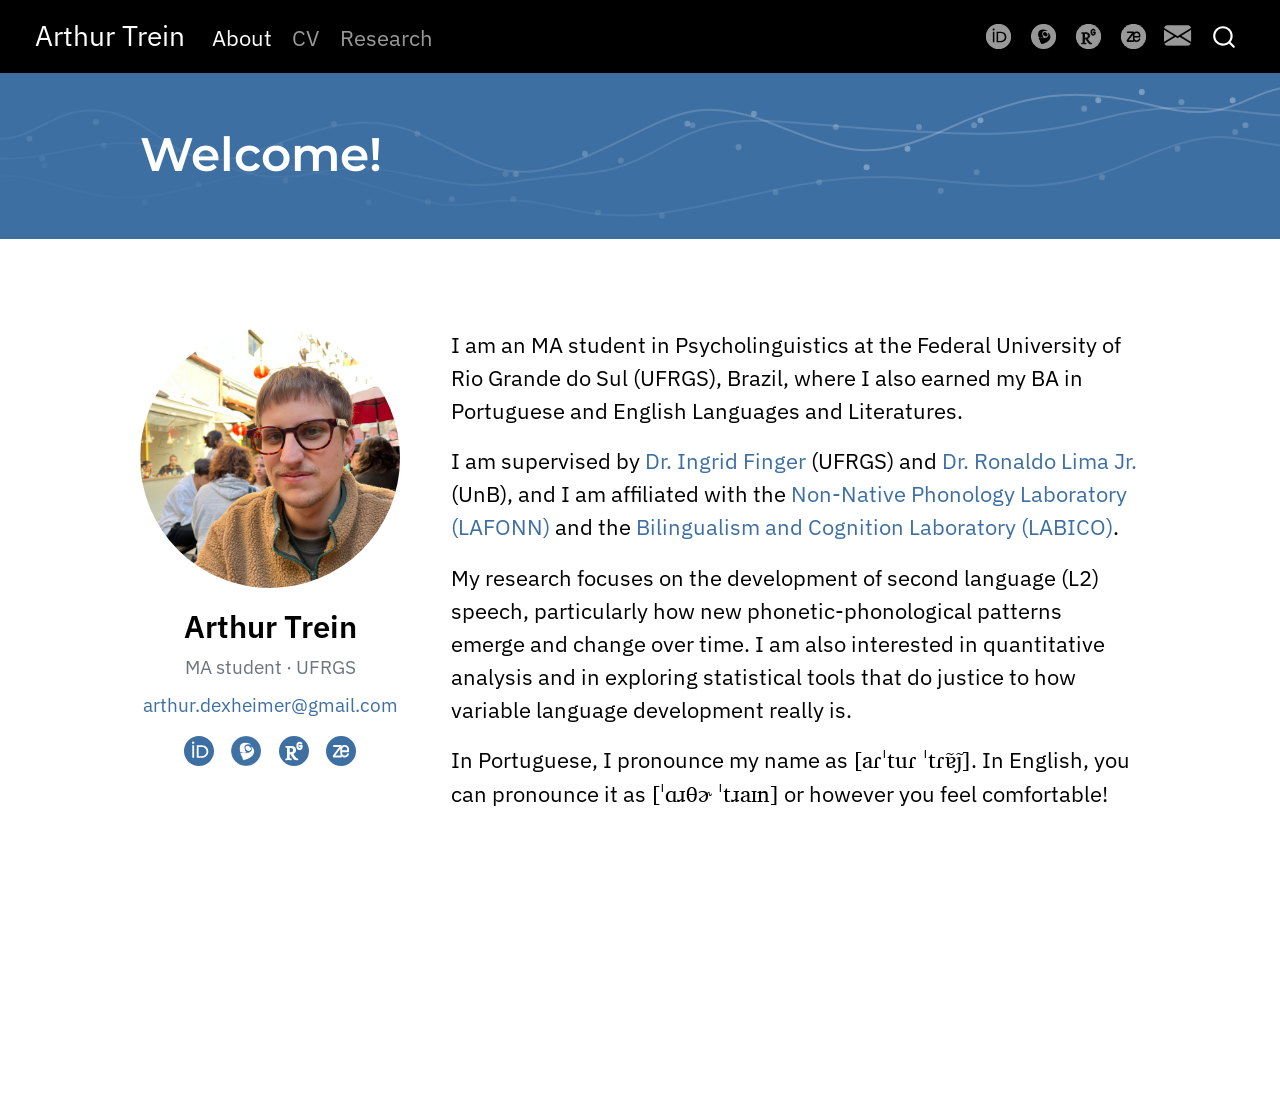
<file: index.html>
<!DOCTYPE html>
<html xmlns="http://www.w3.org/1999/xhtml" lang="en" xml:lang="en"><head>

<meta charset="utf-8">
<meta name="generator" content="quarto-1.10.18">

<meta name="viewport" content="width=device-width, initial-scale=1.0, user-scalable=yes">


<title>About – Arthur Trein</title>
<style>
/* Default styles provided by pandoc.
** See https://pandoc.org/MANUAL.html#variables-for-html for config info.
*/
span.smallcaps{font-variant: small-caps;}
div.columns{display: flex; gap: 1.5em;}
div.column{flex: auto;}
@media screen {
div.columns{gap: min(4vw, 1.5em);}
div.column{overflow-x: auto;}
}
div.hanging-indent{margin-left: 1.5em; text-indent: -1.5em;}
ul.task-list{list-style: none;}
ul.task-list li input[type="checkbox"] {
  width: 0.8em;
  margin: 0 0.8em 0.2em -1em; /* quarto-specific, see https://github.com/quarto-dev/quarto-cli/issues/4556 */ 
  vertical-align: middle;
}
</style>


<script src="site_libs/quarto-nav/quarto-nav.js"></script>
<script src="site_libs/quarto-nav/headroom.min.js"></script>
<script src="site_libs/clipboard/clipboard.min.js"></script>
<script src="site_libs/quarto-search/autocomplete.umd.js"></script>
<script src="site_libs/quarto-search/fuse.min.js"></script>
<script src="site_libs/quarto-search/quarto-search.js"></script>
<meta name="quarto:offset" content="./">
<script src="site_libs/quarto-html/quarto.js" type="module"></script>
<script src="site_libs/quarto-html/tabsets/tabsets.js" type="module"></script>
<script src="site_libs/quarto-html/popper.min.js"></script>
<script src="site_libs/quarto-html/tippy.umd.min.js"></script>
<script src="site_libs/quarto-html/anchor.min.js"></script>
<link href="site_libs/quarto-html/tippy.css" rel="stylesheet">
<link href="site_libs/quarto-html/quarto-syntax-highlighting-64a204ab8560d761af7679ceaba22944.css" rel="stylesheet" class="quarto-color-scheme" id="quarto-text-highlighting-styles">
<link href="site_libs/quarto-html/quarto-syntax-highlighting-dark-b85bc7c33db8c58e0ec93c3465666fed.css" rel="stylesheet" class="quarto-color-scheme quarto-color-alternate" id="quarto-text-highlighting-styles">
<link href="site_libs/quarto-html/quarto-syntax-highlighting-64a204ab8560d761af7679ceaba22944.css" rel="stylesheet" class="quarto-color-scheme-extra" id="quarto-text-highlighting-styles">
<script src="site_libs/bootstrap/bootstrap.min.js"></script>
<link href="site_libs/bootstrap/bootstrap-icons.css" rel="stylesheet">
<link href="site_libs/bootstrap/bootstrap-114c11727fc11d1fd29c3bb53f4fa847.min.css" rel="stylesheet" append-hash="true" class="quarto-color-scheme" id="quarto-bootstrap" data-mode="light">
<link href="site_libs/bootstrap/bootstrap-dark-23ad3f2453ff57117017f7bc0ea22c1e.min.css" rel="stylesheet" append-hash="true" class="quarto-color-scheme quarto-color-alternate" id="quarto-bootstrap" data-mode="light">
<link href="site_libs/bootstrap/bootstrap-114c11727fc11d1fd29c3bb53f4fa847.min.css" rel="stylesheet" append-hash="true" class="quarto-color-scheme-extra" id="quarto-bootstrap" data-mode="light">
<script id="quarto-search-options" type="application/json">{
  "location": "navbar",
  "copy-button": false,
  "collapse-after": 3,
  "panel-placement": "end",
  "type": "overlay",
  "limit": 50,
  "keyboard-shortcut": [
    "f",
    "/",
    "s"
  ],
  "show-item-context": false,
  "language": {
    "search-no-results-text": "No results",
    "search-matching-documents-text": "matching documents",
    "search-copy-link-title": "Copy link to search",
    "search-hide-matches-text": "Hide additional matches",
    "search-more-match-text": "more match in this document",
    "search-more-matches-text": "more matches in this document",
    "search-clear-button-title": "Clear",
    "search-text-placeholder": "",
    "search-detached-cancel-button-title": "Cancel",
    "search-submit-button-title": "Submit",
    "search-label": "Search"
  }
}</script>
<style>

      .quarto-title-block .quarto-title-banner h1,
      .quarto-title-block .quarto-title-banner h2,
      .quarto-title-block .quarto-title-banner h3,
      .quarto-title-block .quarto-title-banner h4,
      .quarto-title-block .quarto-title-banner h5,
      .quarto-title-block .quarto-title-banner h6
      {
        color: white;
      }

      .quarto-title-block .quarto-title-banner {
        color: white;
background: #3D6FA3;
      }
</style>


<link rel="stylesheet" href="css/styles.css">
<link rel="stylesheet" href="css/narrow-page-style.css">
<link rel="stylesheet" href="css/index-style.css">
</head>

<body class="nav-fixed quarto-light">

<div id="quarto-search-results"></div>
  <header id="quarto-header" class="headroom fixed-top quarto-banner">
    <nav class="navbar navbar-expand-lg " data-bs-theme="dark">
      <div class="navbar-container container-fluid">
      <div class="navbar-brand-container mx-auto">
    <a class="navbar-brand" href="./index.html">
    <span class="navbar-title">Arthur Trein</span>
    </a>
  </div>
            <div id="quarto-search" class="" title="Search"></div>
          <button class="navbar-toggler" type="button" data-bs-toggle="collapse" data-bs-target="#navbarCollapse" aria-controls="navbarCollapse" role="menu" aria-expanded="false" aria-label="Toggle navigation" onclick="if (window.quartoToggleHeadroom) { window.quartoToggleHeadroom(); }">
  <span class="navbar-toggler-icon"></span>
</button>
          <div class="collapse navbar-collapse" id="navbarCollapse">
            <ul class="navbar-nav navbar-nav-scroll me-auto">
  <li class="nav-item">
    <a class="nav-link active" href="./index.html" aria-current="page"> 
<span class="menu-text">About</span></a>
  </li>  
  <li class="nav-item">
    <a class="nav-link" href="./cv.html"> 
<span class="menu-text">CV</span></a>
  </li>  
  <li class="nav-item">
    <a class="nav-link" href="./research.html"> 
<span class="menu-text">Research</span></a>
  </li>  
</ul>
            <ul class="navbar-nav navbar-nav-scroll ms-auto">
  <li class="nav-item">
    <a class="nav-link" href="https://orcid.org/0000-0003-4346-5636"> 
<span class="menu-text"><span class="orcid-icon" role="img" aria-label="ORCID"></span></span></a>
  </li>  
  <li class="nav-item">
    <a class="nav-link" href="https://lattes.cnpq.br/5477806158521328"> 
<span class="menu-text"><span class="lattes-icon" role="img" aria-label="Lattes CV"></span></span></a>
  </li>  
  <li class="nav-item">
    <a class="nav-link" href="https://www.researchgate.net/profile/Arthur-Trein"> 
<span class="menu-text"><span class="researchgate-icon" role="img" aria-label="ResearchGate"></span></span></a>
  </li>  
  <li class="nav-item">
    <a class="nav-link" href="https://zenodo.org/search?q=metadata.creators.person_or_org.identifiers.identifier%3A%220000-0003-4346-5636%22"> 
<span class="menu-text"><span class="zenodo-icon" role="img" aria-label="Zenodo"></span></span></a>
  </li>  
  <li class="nav-item compact">
    <a class="nav-link" href="mailto:arthur.dexheimer@gmail.com"> <i class="bi bi-envelope-fill" role="img" aria-label="Email">
</i> 
<span class="menu-text"></span></a>
  </li>  
</ul>
          </div> <!-- /navcollapse -->
            <div class="quarto-navbar-tools">
</div>
      </div> <!-- /container-fluid -->
    </nav>
</header>
<!-- content -->
<header id="title-block-header" class="quarto-title-block default page-columns page-full">
  <div class="quarto-title-banner page-columns page-full">
    <div class="quarto-title column-body">
      <h1 class="title">Welcome!</h1>
                      </div>
  </div>
    
  
  <div class="quarto-title-meta">

      
    
      
    </div>
    
  
  </header><div id="quarto-content" class="quarto-container page-columns page-rows-contents page-layout-article page-navbar">
<!-- sidebar -->
<!-- margin-sidebar -->
    <div id="quarto-margin-sidebar" class="sidebar margin-sidebar zindex-bottom">
        
    </div>
<!-- main -->
<main class="content quarto-banner-title-block" id="quarto-document-content">





<div class="about">
<div class="about-sidebar">
<p><img src="images/profile_pic.jpg" class="about-photo img-fluid"></p>
<p><span class="about-name">Arthur Trein</span></p>
<p><span class="about-tagline">MA student · UFRGS</span></p>
<p><span class="about-email"><a href="mailto:arthur.dexheimer@gmail.com">arthur.dexheimer@gmail.com</a></span></p>
<div class="about-links">
<p><a href="https://orcid.org/0000-0003-4346-5636" aria-label="ORCID"><span class="orcid-icon" role="img" aria-label="ORCID"></span></a> <a href="https://lattes.cnpq.br/5477806158521328" aria-label="Lattes CV"><span class="lattes-icon" role="img" aria-label="Lattes CV"></span></a> <a href="https://www.researchgate.net/profile/Arthur-Trein" aria-label="ResearchGate"><span class="researchgate-icon" role="img" aria-label="ResearchGate"></span></a> <a href="https://zenodo.org/search?q=metadata.creators.person_or_org.identifiers.identifier%3A%220000-0003-4346-5636%22" aria-label="Zenodo"><span class="zenodo-icon" role="img" aria-label="Zenodo"></span></a></p>
</div>
</div>
<div class="about-text">
<p>I am an MA student in Psycholinguistics at the Federal University of Rio Grande do Sul (UFRGS), Brazil, where I also earned my BA in Portuguese and English Languages and Literatures.</p>
<p>I am supervised by <a href="https://bilingualismmindbrain.com/ingrid-finger-phd/">Dr.&nbsp;Ingrid Finger</a> (UFRGS) and <a href="https://ronaldolimajr.github.io">Dr.&nbsp;Ronaldo Lima Jr.</a> (UnB), and I am affiliated with the <a href="https://www.ufrgs.br/lafonn/">Non-Native Phonology Laboratory (LAFONN)</a> and the <a href="https://www.ufrgs.br/labico/">Bilingualism and Cognition Laboratory (LABICO)</a>.</p>
<p>My research focuses on the development of second language (L2) speech, particularly how new phonetic-phonological patterns emerge and change over time. I am also interested in quantitative analysis and in exploring statistical tools that do justice to how variable language development really is.</p>
<p>In Portuguese, I pronounce my name as <span class="ipa">[aɾˈtuɾ ˈtɾɐ̃j̃]</span>. In English, you can pronounce it as <span class="ipa">[ˈɑɹθɚ ˈtɹaɪn]</span> or however you feel comfortable!</p>
</div>
</div>



</main> <!-- /main -->
<script id="quarto-html-after-body" type="application/javascript">
  window.document.addEventListener("DOMContentLoaded", function (event) {
    const icon = "";
    const anchorJS = new window.AnchorJS();
    anchorJS.options = {
      placement: 'right',
      icon: icon
    };
    anchorJS.add('.anchored');
    const isCodeAnnotation = (el) => {
      for (const clz of el.classList) {
        if (clz.startsWith('code-annotation-')) {                     
          return true;
        }
      }
      return false;
    }
    const onCopySuccess = function(e) {
      // button target
      const button = e.trigger;
      // don't keep focus
      button.blur();
      // flash "checked"
      button.classList.add('code-copy-button-checked');
      var currentTitle = button.getAttribute("title");
      button.setAttribute("title", "Copied!");
      let tooltip;
      if (window.bootstrap) {
        button.setAttribute("data-bs-toggle", "tooltip");
        button.setAttribute("data-bs-placement", "left");
        button.setAttribute("data-bs-title", "Copied!");
        tooltip = new bootstrap.Tooltip(button, 
          { trigger: "manual", 
            customClass: "code-copy-button-tooltip",
            offset: [0, -8]});
        tooltip.show();    
      }
      setTimeout(function() {
        if (tooltip) {
          tooltip.hide();
          button.removeAttribute("data-bs-title");
          button.removeAttribute("data-bs-toggle");
          button.removeAttribute("data-bs-placement");
        }
        button.setAttribute("title", currentTitle);
        button.classList.remove('code-copy-button-checked');
      }, 1000);
      // clear code selection
      e.clearSelection();
    }
    const getTextToCopy = function(trigger) {
      const outerScaffold = trigger.parentElement.cloneNode(true);
      const codeEl = outerScaffold.querySelector('code');
      for (const childEl of codeEl.children) {
        if (isCodeAnnotation(childEl)) {
          childEl.remove();
        }
      }
      return codeEl.innerText;
    }
    const clipboard = new window.ClipboardJS('.code-copy-button:not([data-in-quarto-modal])', {
      text: getTextToCopy
    });
    clipboard.on('success', onCopySuccess);
    if (window.document.getElementById('quarto-embedded-source-code-modal')) {
      const clipboardModal = new window.ClipboardJS('.code-copy-button[data-in-quarto-modal]', {
        text: getTextToCopy,
        container: window.document.getElementById('quarto-embedded-source-code-modal')
      });
      clipboardModal.on('success', onCopySuccess);
    }
      var localhostRegex = new RegExp(/^(?:http|https):\/\/localhost\:?[0-9]*\//);
      var mailtoRegex = new RegExp(/^mailto:/);
        var filterRegex = new RegExp("https:\/\/arthurtrein\.github\.io\/");
      var isInternal = (href) => {
          return filterRegex.test(href) || localhostRegex.test(href) || mailtoRegex.test(href);
      }
      // Inspect non-navigation links and adorn them if external
     var links = window.document.querySelectorAll('a[href]:not(.nav-link):not(.navbar-brand):not(.toc-action):not(.sidebar-link):not(.sidebar-item-toggle):not(.pagination-link):not(.no-external):not([aria-hidden]):not(.dropdown-item):not(.quarto-navigation-tool):not(.about-link)');
      for (var i=0; i<links.length; i++) {
        const link = links[i];
        if (!isInternal(link.href)) {
          // undo the damage that might have been done by quarto-nav.js in the case of
          // links that we want to consider external
          if (link.dataset.originalHref !== undefined) {
            link.href = link.dataset.originalHref;
          }
        }
      }
    function tippyHover(el, contentFn, onTriggerFn, onUntriggerFn) {
      const config = {
        allowHTML: true,
        maxWidth: 500,
        delay: 100,
        arrow: false,
        appendTo: function(el) {
            return el.parentElement;
        },
        interactive: true,
        interactiveBorder: 10,
        theme: 'quarto',
        placement: 'bottom-start',
      };
      if (contentFn) {
        config.content = contentFn;
      }
      if (onTriggerFn) {
        config.onTrigger = onTriggerFn;
      }
      if (onUntriggerFn) {
        config.onUntrigger = onUntriggerFn;
      }
      window.tippy(el, config); 
    }
    const noterefs = window.document.querySelectorAll('a[role="doc-noteref"]');
    for (var i=0; i<noterefs.length; i++) {
      const ref = noterefs[i];
      tippyHover(ref, function() {
        // use id or data attribute instead here
        let href = ref.getAttribute('data-footnote-href') || ref.getAttribute('href');
        try { href = new URL(href).hash; } catch {}
        const id = href.replace(/^#\/?/, "");
        const note = window.document.getElementById(id);
        if (note) {
          return note.innerHTML;
        } else {
          return "";
        }
      });
    }
    const xrefs = window.document.querySelectorAll('a.quarto-xref');
    const processXRef = (id, note) => {
      // Strip column container classes
      const stripColumnClz = (el) => {
        el.classList.remove("page-full", "page-columns");
        if (el.children) {
          for (const child of el.children) {
            stripColumnClz(child);
          }
        }
      }
      stripColumnClz(note)
      if (id === null || id.startsWith('sec-')) {
        // Special case sections, only their first couple elements
        const container = document.createElement("div");
        if (note.children && note.children.length > 2) {
          container.appendChild(note.children[0].cloneNode(true));
          for (let i = 1; i < note.children.length; i++) {
            const child = note.children[i];
            if (child.tagName === "P" && child.innerText === "") {
              continue;
            } else {
              container.appendChild(child.cloneNode(true));
              break;
            }
          }
          if (window.Quarto?.typesetMath) {
            window.Quarto.typesetMath(container);
          }
          return container.innerHTML
        } else {
          if (window.Quarto?.typesetMath) {
            window.Quarto.typesetMath(note);
          }
          return note.innerHTML;
        }
      } else {
        // Remove any anchor links if they are present
        const anchorLink = note.querySelector('a.anchorjs-link');
        if (anchorLink) {
          anchorLink.remove();
        }
        if (window.Quarto?.typesetMath) {
          window.Quarto.typesetMath(note);
        }
        if (note.classList.contains("callout")) {
          return note.outerHTML;
        } else {
          return note.innerHTML;
        }
      }
    }
    for (var i=0; i<xrefs.length; i++) {
      const xref = xrefs[i];
      tippyHover(xref, undefined, function(instance) {
        instance.disable();
        let url = xref.getAttribute('href');
        let hash = undefined; 
        if (url.startsWith('#')) {
          hash = url;
        } else {
          try { hash = new URL(url).hash; } catch {}
        }
        if (hash) {
          const id = hash.replace(/^#\/?/, "");
          const note = window.document.getElementById(id);
          if (note !== null) {
            try {
              const html = processXRef(id, note.cloneNode(true));
              instance.setContent(html);
            } finally {
              instance.enable();
              instance.show();
            }
          } else {
            // See if we can fetch this
            fetch(url.split('#')[0])
            .then(res => res.text())
            .then(html => {
              const parser = new DOMParser();
              const htmlDoc = parser.parseFromString(html, "text/html");
              const note = htmlDoc.getElementById(id);
              if (note !== null) {
                const html = processXRef(id, note);
                instance.setContent(html);
              } 
            }).finally(() => {
              instance.enable();
              instance.show();
            });
          }
        } else {
          // See if we can fetch a full url (with no hash to target)
          // This is a special case and we should probably do some content thinning / targeting
          fetch(url)
          .then(res => res.text())
          .then(html => {
            const parser = new DOMParser();
            const htmlDoc = parser.parseFromString(html, "text/html");
            const note = htmlDoc.querySelector('main.content');
            if (note !== null) {
              // This should only happen for chapter cross references
              // (since there is no id in the URL)
              // remove the first header
              if (note.children.length > 0 && note.children[0].tagName === "HEADER") {
                note.children[0].remove();
              }
              const html = processXRef(null, note);
              instance.setContent(html);
            } 
          }).finally(() => {
            instance.enable();
            instance.show();
          });
        }
      }, function(instance) {
      });
    }
        let selectedAnnoteEl;
        const selectorForAnnotation = ( cell, annotation) => {
          let cellAttr = 'data-code-cell="' + cell + '"';
          let lineAttr = 'data-code-annotation="' +  annotation + '"';
          const selector = 'span[' + cellAttr + '][' + lineAttr + ']';
          return selector;
        }
        const selectCodeLines = (annoteEl) => {
          const doc = window.document;
          const targetCell = annoteEl.getAttribute("data-target-cell");
          const targetAnnotation = annoteEl.getAttribute("data-target-annotation");
          const annoteSpan = window.document.querySelector(selectorForAnnotation(targetCell, targetAnnotation));
          const lines = annoteSpan.getAttribute("data-code-lines").split(",");
          const lineIds = lines.map((line) => {
            return targetCell + "-" + line;
          })
          let top = null;
          let height = null;
          let parent = null;
          if (lineIds.length > 0) {
              //compute the position of the single el (top and bottom and make a div)
              const el = window.document.getElementById(lineIds[0]);
              top = el.offsetTop;
              height = el.offsetHeight;
              parent = el.parentElement.parentElement;
            if (lineIds.length > 1) {
              const lastEl = window.document.getElementById(lineIds[lineIds.length - 1]);
              const bottom = lastEl.offsetTop + lastEl.offsetHeight;
              height = bottom - top;
            }
            if (top !== null && height !== null && parent !== null) {
              // cook up a div (if necessary) and position it 
              let div = window.document.getElementById("code-annotation-line-highlight");
              if (div === null) {
                div = window.document.createElement("div");
                div.setAttribute("id", "code-annotation-line-highlight");
                div.style.position = 'absolute';
                parent.appendChild(div);
              }
              div.style.top = top - 2 + "px";
              div.style.height = height + 4 + "px";
              div.style.left = 0;
              let gutterDiv = window.document.getElementById("code-annotation-line-highlight-gutter");
              if (gutterDiv === null) {
                gutterDiv = window.document.createElement("div");
                gutterDiv.setAttribute("id", "code-annotation-line-highlight-gutter");
                gutterDiv.style.position = 'absolute';
                const codeCell = window.document.getElementById(targetCell);
                const gutter = codeCell.querySelector('.code-annotation-gutter');
                gutter.appendChild(gutterDiv);
              }
              gutterDiv.style.top = top - 2 + "px";
              gutterDiv.style.height = height + 4 + "px";
            }
            selectedAnnoteEl = annoteEl;
          }
        };
        const unselectCodeLines = () => {
          const elementsIds = ["code-annotation-line-highlight", "code-annotation-line-highlight-gutter"];
          elementsIds.forEach((elId) => {
            const div = window.document.getElementById(elId);
            if (div) {
              div.remove();
            }
          });
          selectedAnnoteEl = undefined;
        };
          // Handle positioning of the toggle
      window.addEventListener(
        "resize",
        throttle(() => {
          elRect = undefined;
          if (selectedAnnoteEl) {
            selectCodeLines(selectedAnnoteEl);
          }
        }, 10)
      );
      function throttle(fn, ms) {
      let throttle = false;
      let timer;
        return (...args) => {
          if(!throttle) { // first call gets through
              fn.apply(this, args);
              throttle = true;
          } else { // all the others get throttled
              if(timer) clearTimeout(timer); // cancel #2
              timer = setTimeout(() => {
                fn.apply(this, args);
                timer = throttle = false;
              }, ms);
          }
        };
      }
        // Attach click handler to the DT
        const annoteDls = window.document.querySelectorAll('dt[data-target-cell]');
        for (const annoteDlNode of annoteDls) {
          annoteDlNode.addEventListener('click', (event) => {
            const clickedEl = event.target;
            if (clickedEl !== selectedAnnoteEl) {
              unselectCodeLines();
              const activeEl = window.document.querySelector('dt[data-target-cell].code-annotation-active');
              if (activeEl) {
                activeEl.classList.remove('code-annotation-active');
              }
              selectCodeLines(clickedEl);
              clickedEl.classList.add('code-annotation-active');
            } else {
              // Unselect the line
              unselectCodeLines();
              clickedEl.classList.remove('code-annotation-active');
            }
          });
        }
    const findCites = (el) => {
      const parentEl = el.parentElement;
      if (parentEl) {
        const cites = parentEl.dataset.cites;
        if (cites) {
          return {
            el,
            cites: cites.split(' ')
          };
        } else {
          return findCites(el.parentElement)
        }
      } else {
        return undefined;
      }
    };
    var bibliorefs = window.document.querySelectorAll('a[role="doc-biblioref"]');
    for (var i=0; i<bibliorefs.length; i++) {
      const ref = bibliorefs[i];
      const citeInfo = findCites(ref);
      if (citeInfo) {
        tippyHover(citeInfo.el, function() {
          var popup = window.document.createElement('div');
          citeInfo.cites.forEach(function(cite) {
            var citeDiv = window.document.createElement('div');
            citeDiv.classList.add('hanging-indent');
            citeDiv.classList.add('csl-entry');
            var biblioDiv = window.document.getElementById('ref-' + cite);
            if (biblioDiv) {
              citeDiv.innerHTML = biblioDiv.innerHTML;
            }
            popup.appendChild(citeDiv);
          });
          return popup.innerHTML;
        });
      }
    }
  });
  </script>
</div> <!-- /content -->
<script>
document.addEventListener("DOMContentLoaded", function () {
  if (window.quartoToggleHeadroom) {
    window.quartoToggleHeadroom();
  }
});
</script>
<script>
(function () {
  function alignTitle() {
    var content = document.getElementById("quarto-document-content");
    if (!content) return;
    var left = content.getBoundingClientRect().left + window.scrollX +
      parseFloat(getComputedStyle(content).paddingLeft);
    document.documentElement.style.setProperty("--content-left", left + "px");
  }
  alignTitle();
  window.addEventListener("resize", alignTitle);
  window.addEventListener("load", alignTitle);
  if (document.fonts && document.fonts.ready) {
    document.fonts.ready.then(alignTitle);
  }
})();
</script>




</body></html>
</file>
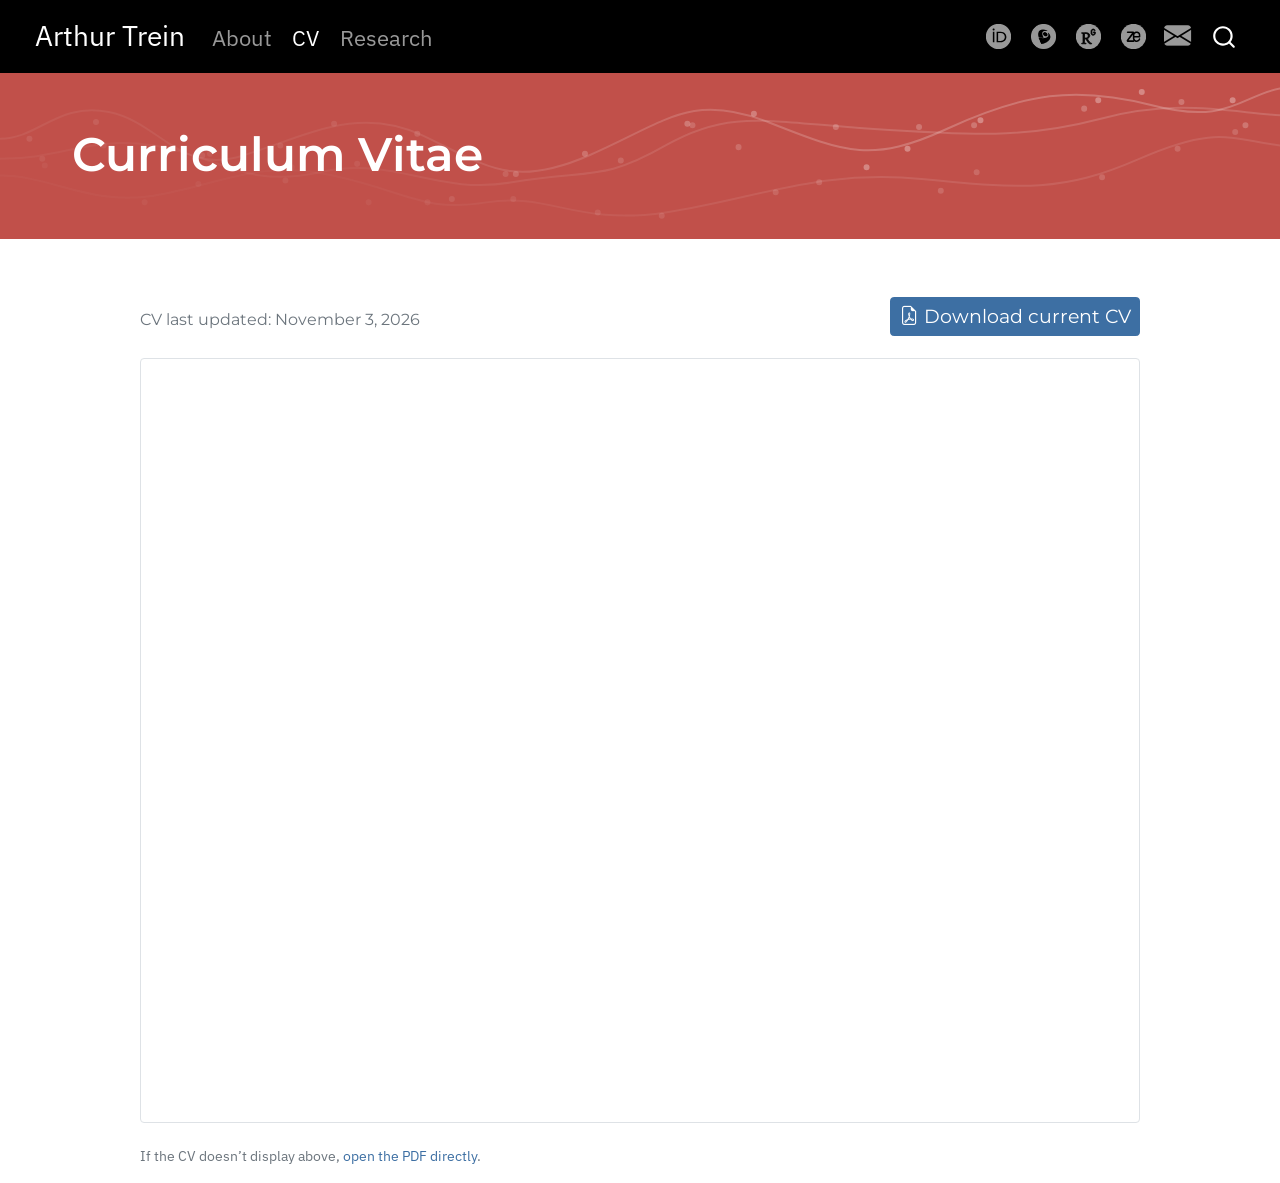
<file: cv.html>
<!DOCTYPE html>
<html xmlns="http://www.w3.org/1999/xhtml" lang="en" xml:lang="en"><head>

<meta charset="utf-8">
<meta name="generator" content="quarto-1.10.18">

<meta name="viewport" content="width=device-width, initial-scale=1.0, user-scalable=yes">


<title>Curriculum Vitae – Arthur Trein</title>
<style>
/* Default styles provided by pandoc.
** See https://pandoc.org/MANUAL.html#variables-for-html for config info.
*/
span.smallcaps{font-variant: small-caps;}
div.columns{display: flex; gap: 1.5em;}
div.column{flex: auto;}
@media screen {
div.columns{gap: min(4vw, 1.5em);}
div.column{overflow-x: auto;}
}
div.hanging-indent{margin-left: 1.5em; text-indent: -1.5em;}
ul.task-list{list-style: none;}
ul.task-list li input[type="checkbox"] {
  width: 0.8em;
  margin: 0 0.8em 0.2em -1em; /* quarto-specific, see https://github.com/quarto-dev/quarto-cli/issues/4556 */ 
  vertical-align: middle;
}
</style>


<script src="site_libs/quarto-nav/quarto-nav.js"></script>
<script src="site_libs/quarto-nav/headroom.min.js"></script>
<script src="site_libs/clipboard/clipboard.min.js"></script>
<script src="site_libs/quarto-search/autocomplete.umd.js"></script>
<script src="site_libs/quarto-search/fuse.min.js"></script>
<script src="site_libs/quarto-search/quarto-search.js"></script>
<meta name="quarto:offset" content="./">
<script src="site_libs/quarto-html/quarto.js" type="module"></script>
<script src="site_libs/quarto-html/tabsets/tabsets.js" type="module"></script>
<script src="site_libs/quarto-html/popper.min.js"></script>
<script src="site_libs/quarto-html/tippy.umd.min.js"></script>
<script src="site_libs/quarto-html/anchor.min.js"></script>
<link href="site_libs/quarto-html/tippy.css" rel="stylesheet">
<link href="site_libs/quarto-html/quarto-syntax-highlighting-64a204ab8560d761af7679ceaba22944.css" rel="stylesheet" class="quarto-color-scheme" id="quarto-text-highlighting-styles">
<link href="site_libs/quarto-html/quarto-syntax-highlighting-dark-b85bc7c33db8c58e0ec93c3465666fed.css" rel="stylesheet" class="quarto-color-scheme quarto-color-alternate" id="quarto-text-highlighting-styles">
<link href="site_libs/quarto-html/quarto-syntax-highlighting-64a204ab8560d761af7679ceaba22944.css" rel="stylesheet" class="quarto-color-scheme-extra" id="quarto-text-highlighting-styles">
<script src="site_libs/bootstrap/bootstrap.min.js"></script>
<link href="site_libs/bootstrap/bootstrap-icons.css" rel="stylesheet">
<link href="site_libs/bootstrap/bootstrap-114c11727fc11d1fd29c3bb53f4fa847.min.css" rel="stylesheet" append-hash="true" class="quarto-color-scheme" id="quarto-bootstrap" data-mode="light">
<link href="site_libs/bootstrap/bootstrap-dark-23ad3f2453ff57117017f7bc0ea22c1e.min.css" rel="stylesheet" append-hash="true" class="quarto-color-scheme quarto-color-alternate" id="quarto-bootstrap" data-mode="light">
<link href="site_libs/bootstrap/bootstrap-114c11727fc11d1fd29c3bb53f4fa847.min.css" rel="stylesheet" append-hash="true" class="quarto-color-scheme-extra" id="quarto-bootstrap" data-mode="light">
<script id="quarto-search-options" type="application/json">{
  "location": "navbar",
  "copy-button": false,
  "collapse-after": 3,
  "panel-placement": "end",
  "type": "overlay",
  "limit": 50,
  "keyboard-shortcut": [
    "f",
    "/",
    "s"
  ],
  "show-item-context": false,
  "language": {
    "search-no-results-text": "No results",
    "search-matching-documents-text": "matching documents",
    "search-copy-link-title": "Copy link to search",
    "search-hide-matches-text": "Hide additional matches",
    "search-more-match-text": "more match in this document",
    "search-more-matches-text": "more matches in this document",
    "search-clear-button-title": "Clear",
    "search-text-placeholder": "",
    "search-detached-cancel-button-title": "Cancel",
    "search-submit-button-title": "Submit",
    "search-label": "Search"
  }
}</script>
<style>

      .quarto-title-block .quarto-title-banner h1,
      .quarto-title-block .quarto-title-banner h2,
      .quarto-title-block .quarto-title-banner h3,
      .quarto-title-block .quarto-title-banner h4,
      .quarto-title-block .quarto-title-banner h5,
      .quarto-title-block .quarto-title-banner h6
      {
        color: white;
      }

      .quarto-title-block .quarto-title-banner {
        color: white;
background: #C1504A;
      }
</style>


<link rel="stylesheet" href="css/styles.css">
<link rel="stylesheet" href="css/narrow-page-style.css">
<link rel="stylesheet" href="css/cv-style.css">
</head>

<body class="nav-fixed fullcontent quarto-light">

<div id="quarto-search-results"></div>
  <header id="quarto-header" class="headroom fixed-top quarto-banner">
    <nav class="navbar navbar-expand-lg " data-bs-theme="dark">
      <div class="navbar-container container-fluid">
      <div class="navbar-brand-container mx-auto">
    <a class="navbar-brand" href="./index.html">
    <span class="navbar-title">Arthur Trein</span>
    </a>
  </div>
            <div id="quarto-search" class="" title="Search"></div>
          <button class="navbar-toggler" type="button" data-bs-toggle="collapse" data-bs-target="#navbarCollapse" aria-controls="navbarCollapse" role="menu" aria-expanded="false" aria-label="Toggle navigation" onclick="if (window.quartoToggleHeadroom) { window.quartoToggleHeadroom(); }">
  <span class="navbar-toggler-icon"></span>
</button>
          <div class="collapse navbar-collapse" id="navbarCollapse">
            <ul class="navbar-nav navbar-nav-scroll me-auto">
  <li class="nav-item">
    <a class="nav-link" href="./index.html"> 
<span class="menu-text">About</span></a>
  </li>  
  <li class="nav-item">
    <a class="nav-link active" href="./cv.html" aria-current="page"> 
<span class="menu-text">CV</span></a>
  </li>  
  <li class="nav-item">
    <a class="nav-link" href="./research.html"> 
<span class="menu-text">Research</span></a>
  </li>  
</ul>
            <ul class="navbar-nav navbar-nav-scroll ms-auto">
  <li class="nav-item">
    <a class="nav-link" href="https://orcid.org/0000-0003-4346-5636"> 
<span class="menu-text"><span class="orcid-icon" role="img" aria-label="ORCID"></span></span></a>
  </li>  
  <li class="nav-item">
    <a class="nav-link" href="https://lattes.cnpq.br/5477806158521328"> 
<span class="menu-text"><span class="lattes-icon" role="img" aria-label="Lattes CV"></span></span></a>
  </li>  
  <li class="nav-item">
    <a class="nav-link" href="https://www.researchgate.net/profile/Arthur-Trein"> 
<span class="menu-text"><span class="researchgate-icon" role="img" aria-label="ResearchGate"></span></span></a>
  </li>  
  <li class="nav-item">
    <a class="nav-link" href="https://zenodo.org/search?q=metadata.creators.person_or_org.identifiers.identifier%3A%220000-0003-4346-5636%22"> 
<span class="menu-text"><span class="zenodo-icon" role="img" aria-label="Zenodo"></span></span></a>
  </li>  
  <li class="nav-item compact">
    <a class="nav-link" href="mailto:arthur.dexheimer@gmail.com"> <i class="bi bi-envelope-fill" role="img" aria-label="Email">
</i> 
<span class="menu-text"></span></a>
  </li>  
</ul>
          </div> <!-- /navcollapse -->
            <div class="quarto-navbar-tools">
</div>
      </div> <!-- /container-fluid -->
    </nav>
</header>
<!-- content -->
<header id="title-block-header" class="quarto-title-block default page-columns page-full">
  <div class="quarto-title-banner page-columns page-full">
    <div class="quarto-title column-body">
      <h1 class="title">Curriculum Vitae</h1>
                      </div>
  </div>
    
  
  <div class="quarto-title-meta">

      
    
      
    </div>
    
  
  </header><div id="quarto-content" class="quarto-container page-columns page-rows-contents page-layout-article page-navbar">
<!-- sidebar -->
<!-- margin-sidebar -->
    
<!-- main -->
<main class="content quarto-banner-title-block" id="quarto-document-content">





<div class="cv-header">
<p><span class="cv-updated">CV last updated: November 3, 2026</span></p>
<p><a href="cv.pdf" class="btn btn-primary btn-sm cv-download" download=""><i class="bi bi-file-earmark-pdf"></i> Download current CV</a></p>
</div>
<iframe src="cv.pdf#view=FitH" class="cv-pdf" title="Curriculum Vitae of Arthur Dexheimer Trein">
</iframe>
<p class="cv-fallback">
If the CV doesn’t display above, <a href="cv.pdf">open the PDF directly</a>.
</p>



</main> <!-- /main -->
<script id="quarto-html-after-body" type="application/javascript">
  window.document.addEventListener("DOMContentLoaded", function (event) {
    const icon = "";
    const anchorJS = new window.AnchorJS();
    anchorJS.options = {
      placement: 'right',
      icon: icon
    };
    anchorJS.add('.anchored');
    const isCodeAnnotation = (el) => {
      for (const clz of el.classList) {
        if (clz.startsWith('code-annotation-')) {                     
          return true;
        }
      }
      return false;
    }
    const onCopySuccess = function(e) {
      // button target
      const button = e.trigger;
      // don't keep focus
      button.blur();
      // flash "checked"
      button.classList.add('code-copy-button-checked');
      var currentTitle = button.getAttribute("title");
      button.setAttribute("title", "Copied!");
      let tooltip;
      if (window.bootstrap) {
        button.setAttribute("data-bs-toggle", "tooltip");
        button.setAttribute("data-bs-placement", "left");
        button.setAttribute("data-bs-title", "Copied!");
        tooltip = new bootstrap.Tooltip(button, 
          { trigger: "manual", 
            customClass: "code-copy-button-tooltip",
            offset: [0, -8]});
        tooltip.show();    
      }
      setTimeout(function() {
        if (tooltip) {
          tooltip.hide();
          button.removeAttribute("data-bs-title");
          button.removeAttribute("data-bs-toggle");
          button.removeAttribute("data-bs-placement");
        }
        button.setAttribute("title", currentTitle);
        button.classList.remove('code-copy-button-checked');
      }, 1000);
      // clear code selection
      e.clearSelection();
    }
    const getTextToCopy = function(trigger) {
      const outerScaffold = trigger.parentElement.cloneNode(true);
      const codeEl = outerScaffold.querySelector('code');
      for (const childEl of codeEl.children) {
        if (isCodeAnnotation(childEl)) {
          childEl.remove();
        }
      }
      return codeEl.innerText;
    }
    const clipboard = new window.ClipboardJS('.code-copy-button:not([data-in-quarto-modal])', {
      text: getTextToCopy
    });
    clipboard.on('success', onCopySuccess);
    if (window.document.getElementById('quarto-embedded-source-code-modal')) {
      const clipboardModal = new window.ClipboardJS('.code-copy-button[data-in-quarto-modal]', {
        text: getTextToCopy,
        container: window.document.getElementById('quarto-embedded-source-code-modal')
      });
      clipboardModal.on('success', onCopySuccess);
    }
      var localhostRegex = new RegExp(/^(?:http|https):\/\/localhost\:?[0-9]*\//);
      var mailtoRegex = new RegExp(/^mailto:/);
        var filterRegex = new RegExp("https:\/\/arthurtrein\.github\.io\/");
      var isInternal = (href) => {
          return filterRegex.test(href) || localhostRegex.test(href) || mailtoRegex.test(href);
      }
      // Inspect non-navigation links and adorn them if external
     var links = window.document.querySelectorAll('a[href]:not(.nav-link):not(.navbar-brand):not(.toc-action):not(.sidebar-link):not(.sidebar-item-toggle):not(.pagination-link):not(.no-external):not([aria-hidden]):not(.dropdown-item):not(.quarto-navigation-tool):not(.about-link)');
      for (var i=0; i<links.length; i++) {
        const link = links[i];
        if (!isInternal(link.href)) {
          // undo the damage that might have been done by quarto-nav.js in the case of
          // links that we want to consider external
          if (link.dataset.originalHref !== undefined) {
            link.href = link.dataset.originalHref;
          }
        }
      }
    function tippyHover(el, contentFn, onTriggerFn, onUntriggerFn) {
      const config = {
        allowHTML: true,
        maxWidth: 500,
        delay: 100,
        arrow: false,
        appendTo: function(el) {
            return el.parentElement;
        },
        interactive: true,
        interactiveBorder: 10,
        theme: 'quarto',
        placement: 'bottom-start',
      };
      if (contentFn) {
        config.content = contentFn;
      }
      if (onTriggerFn) {
        config.onTrigger = onTriggerFn;
      }
      if (onUntriggerFn) {
        config.onUntrigger = onUntriggerFn;
      }
      window.tippy(el, config); 
    }
    const noterefs = window.document.querySelectorAll('a[role="doc-noteref"]');
    for (var i=0; i<noterefs.length; i++) {
      const ref = noterefs[i];
      tippyHover(ref, function() {
        // use id or data attribute instead here
        let href = ref.getAttribute('data-footnote-href') || ref.getAttribute('href');
        try { href = new URL(href).hash; } catch {}
        const id = href.replace(/^#\/?/, "");
        const note = window.document.getElementById(id);
        if (note) {
          return note.innerHTML;
        } else {
          return "";
        }
      });
    }
    const xrefs = window.document.querySelectorAll('a.quarto-xref');
    const processXRef = (id, note) => {
      // Strip column container classes
      const stripColumnClz = (el) => {
        el.classList.remove("page-full", "page-columns");
        if (el.children) {
          for (const child of el.children) {
            stripColumnClz(child);
          }
        }
      }
      stripColumnClz(note)
      if (id === null || id.startsWith('sec-')) {
        // Special case sections, only their first couple elements
        const container = document.createElement("div");
        if (note.children && note.children.length > 2) {
          container.appendChild(note.children[0].cloneNode(true));
          for (let i = 1; i < note.children.length; i++) {
            const child = note.children[i];
            if (child.tagName === "P" && child.innerText === "") {
              continue;
            } else {
              container.appendChild(child.cloneNode(true));
              break;
            }
          }
          if (window.Quarto?.typesetMath) {
            window.Quarto.typesetMath(container);
          }
          return container.innerHTML
        } else {
          if (window.Quarto?.typesetMath) {
            window.Quarto.typesetMath(note);
          }
          return note.innerHTML;
        }
      } else {
        // Remove any anchor links if they are present
        const anchorLink = note.querySelector('a.anchorjs-link');
        if (anchorLink) {
          anchorLink.remove();
        }
        if (window.Quarto?.typesetMath) {
          window.Quarto.typesetMath(note);
        }
        if (note.classList.contains("callout")) {
          return note.outerHTML;
        } else {
          return note.innerHTML;
        }
      }
    }
    for (var i=0; i<xrefs.length; i++) {
      const xref = xrefs[i];
      tippyHover(xref, undefined, function(instance) {
        instance.disable();
        let url = xref.getAttribute('href');
        let hash = undefined; 
        if (url.startsWith('#')) {
          hash = url;
        } else {
          try { hash = new URL(url).hash; } catch {}
        }
        if (hash) {
          const id = hash.replace(/^#\/?/, "");
          const note = window.document.getElementById(id);
          if (note !== null) {
            try {
              const html = processXRef(id, note.cloneNode(true));
              instance.setContent(html);
            } finally {
              instance.enable();
              instance.show();
            }
          } else {
            // See if we can fetch this
            fetch(url.split('#')[0])
            .then(res => res.text())
            .then(html => {
              const parser = new DOMParser();
              const htmlDoc = parser.parseFromString(html, "text/html");
              const note = htmlDoc.getElementById(id);
              if (note !== null) {
                const html = processXRef(id, note);
                instance.setContent(html);
              } 
            }).finally(() => {
              instance.enable();
              instance.show();
            });
          }
        } else {
          // See if we can fetch a full url (with no hash to target)
          // This is a special case and we should probably do some content thinning / targeting
          fetch(url)
          .then(res => res.text())
          .then(html => {
            const parser = new DOMParser();
            const htmlDoc = parser.parseFromString(html, "text/html");
            const note = htmlDoc.querySelector('main.content');
            if (note !== null) {
              // This should only happen for chapter cross references
              // (since there is no id in the URL)
              // remove the first header
              if (note.children.length > 0 && note.children[0].tagName === "HEADER") {
                note.children[0].remove();
              }
              const html = processXRef(null, note);
              instance.setContent(html);
            } 
          }).finally(() => {
            instance.enable();
            instance.show();
          });
        }
      }, function(instance) {
      });
    }
        let selectedAnnoteEl;
        const selectorForAnnotation = ( cell, annotation) => {
          let cellAttr = 'data-code-cell="' + cell + '"';
          let lineAttr = 'data-code-annotation="' +  annotation + '"';
          const selector = 'span[' + cellAttr + '][' + lineAttr + ']';
          return selector;
        }
        const selectCodeLines = (annoteEl) => {
          const doc = window.document;
          const targetCell = annoteEl.getAttribute("data-target-cell");
          const targetAnnotation = annoteEl.getAttribute("data-target-annotation");
          const annoteSpan = window.document.querySelector(selectorForAnnotation(targetCell, targetAnnotation));
          const lines = annoteSpan.getAttribute("data-code-lines").split(",");
          const lineIds = lines.map((line) => {
            return targetCell + "-" + line;
          })
          let top = null;
          let height = null;
          let parent = null;
          if (lineIds.length > 0) {
              //compute the position of the single el (top and bottom and make a div)
              const el = window.document.getElementById(lineIds[0]);
              top = el.offsetTop;
              height = el.offsetHeight;
              parent = el.parentElement.parentElement;
            if (lineIds.length > 1) {
              const lastEl = window.document.getElementById(lineIds[lineIds.length - 1]);
              const bottom = lastEl.offsetTop + lastEl.offsetHeight;
              height = bottom - top;
            }
            if (top !== null && height !== null && parent !== null) {
              // cook up a div (if necessary) and position it 
              let div = window.document.getElementById("code-annotation-line-highlight");
              if (div === null) {
                div = window.document.createElement("div");
                div.setAttribute("id", "code-annotation-line-highlight");
                div.style.position = 'absolute';
                parent.appendChild(div);
              }
              div.style.top = top - 2 + "px";
              div.style.height = height + 4 + "px";
              div.style.left = 0;
              let gutterDiv = window.document.getElementById("code-annotation-line-highlight-gutter");
              if (gutterDiv === null) {
                gutterDiv = window.document.createElement("div");
                gutterDiv.setAttribute("id", "code-annotation-line-highlight-gutter");
                gutterDiv.style.position = 'absolute';
                const codeCell = window.document.getElementById(targetCell);
                const gutter = codeCell.querySelector('.code-annotation-gutter');
                gutter.appendChild(gutterDiv);
              }
              gutterDiv.style.top = top - 2 + "px";
              gutterDiv.style.height = height + 4 + "px";
            }
            selectedAnnoteEl = annoteEl;
          }
        };
        const unselectCodeLines = () => {
          const elementsIds = ["code-annotation-line-highlight", "code-annotation-line-highlight-gutter"];
          elementsIds.forEach((elId) => {
            const div = window.document.getElementById(elId);
            if (div) {
              div.remove();
            }
          });
          selectedAnnoteEl = undefined;
        };
          // Handle positioning of the toggle
      window.addEventListener(
        "resize",
        throttle(() => {
          elRect = undefined;
          if (selectedAnnoteEl) {
            selectCodeLines(selectedAnnoteEl);
          }
        }, 10)
      );
      function throttle(fn, ms) {
      let throttle = false;
      let timer;
        return (...args) => {
          if(!throttle) { // first call gets through
              fn.apply(this, args);
              throttle = true;
          } else { // all the others get throttled
              if(timer) clearTimeout(timer); // cancel #2
              timer = setTimeout(() => {
                fn.apply(this, args);
                timer = throttle = false;
              }, ms);
          }
        };
      }
        // Attach click handler to the DT
        const annoteDls = window.document.querySelectorAll('dt[data-target-cell]');
        for (const annoteDlNode of annoteDls) {
          annoteDlNode.addEventListener('click', (event) => {
            const clickedEl = event.target;
            if (clickedEl !== selectedAnnoteEl) {
              unselectCodeLines();
              const activeEl = window.document.querySelector('dt[data-target-cell].code-annotation-active');
              if (activeEl) {
                activeEl.classList.remove('code-annotation-active');
              }
              selectCodeLines(clickedEl);
              clickedEl.classList.add('code-annotation-active');
            } else {
              // Unselect the line
              unselectCodeLines();
              clickedEl.classList.remove('code-annotation-active');
            }
          });
        }
    const findCites = (el) => {
      const parentEl = el.parentElement;
      if (parentEl) {
        const cites = parentEl.dataset.cites;
        if (cites) {
          return {
            el,
            cites: cites.split(' ')
          };
        } else {
          return findCites(el.parentElement)
        }
      } else {
        return undefined;
      }
    };
    var bibliorefs = window.document.querySelectorAll('a[role="doc-biblioref"]');
    for (var i=0; i<bibliorefs.length; i++) {
      const ref = bibliorefs[i];
      const citeInfo = findCites(ref);
      if (citeInfo) {
        tippyHover(citeInfo.el, function() {
          var popup = window.document.createElement('div');
          citeInfo.cites.forEach(function(cite) {
            var citeDiv = window.document.createElement('div');
            citeDiv.classList.add('hanging-indent');
            citeDiv.classList.add('csl-entry');
            var biblioDiv = window.document.getElementById('ref-' + cite);
            if (biblioDiv) {
              citeDiv.innerHTML = biblioDiv.innerHTML;
            }
            popup.appendChild(citeDiv);
          });
          return popup.innerHTML;
        });
      }
    }
  });
  </script>
</div> <!-- /content -->
<script>
document.addEventListener("DOMContentLoaded", function () {
  if (window.quartoToggleHeadroom) {
    window.quartoToggleHeadroom();
  }
});
</script>
<script>
(function () {
  function alignTitle() {
    var content = document.getElementById("quarto-document-content");
    if (!content) return;
    var left = content.getBoundingClientRect().left + window.scrollX +
      parseFloat(getComputedStyle(content).paddingLeft);
    document.documentElement.style.setProperty("--content-left", left + "px");
  }
  alignTitle();
  window.addEventListener("resize", alignTitle);
  window.addEventListener("load", alignTitle);
  if (document.fonts && document.fonts.ready) {
    document.fonts.ready.then(alignTitle);
  }
})();
</script>




</body></html>
</file>
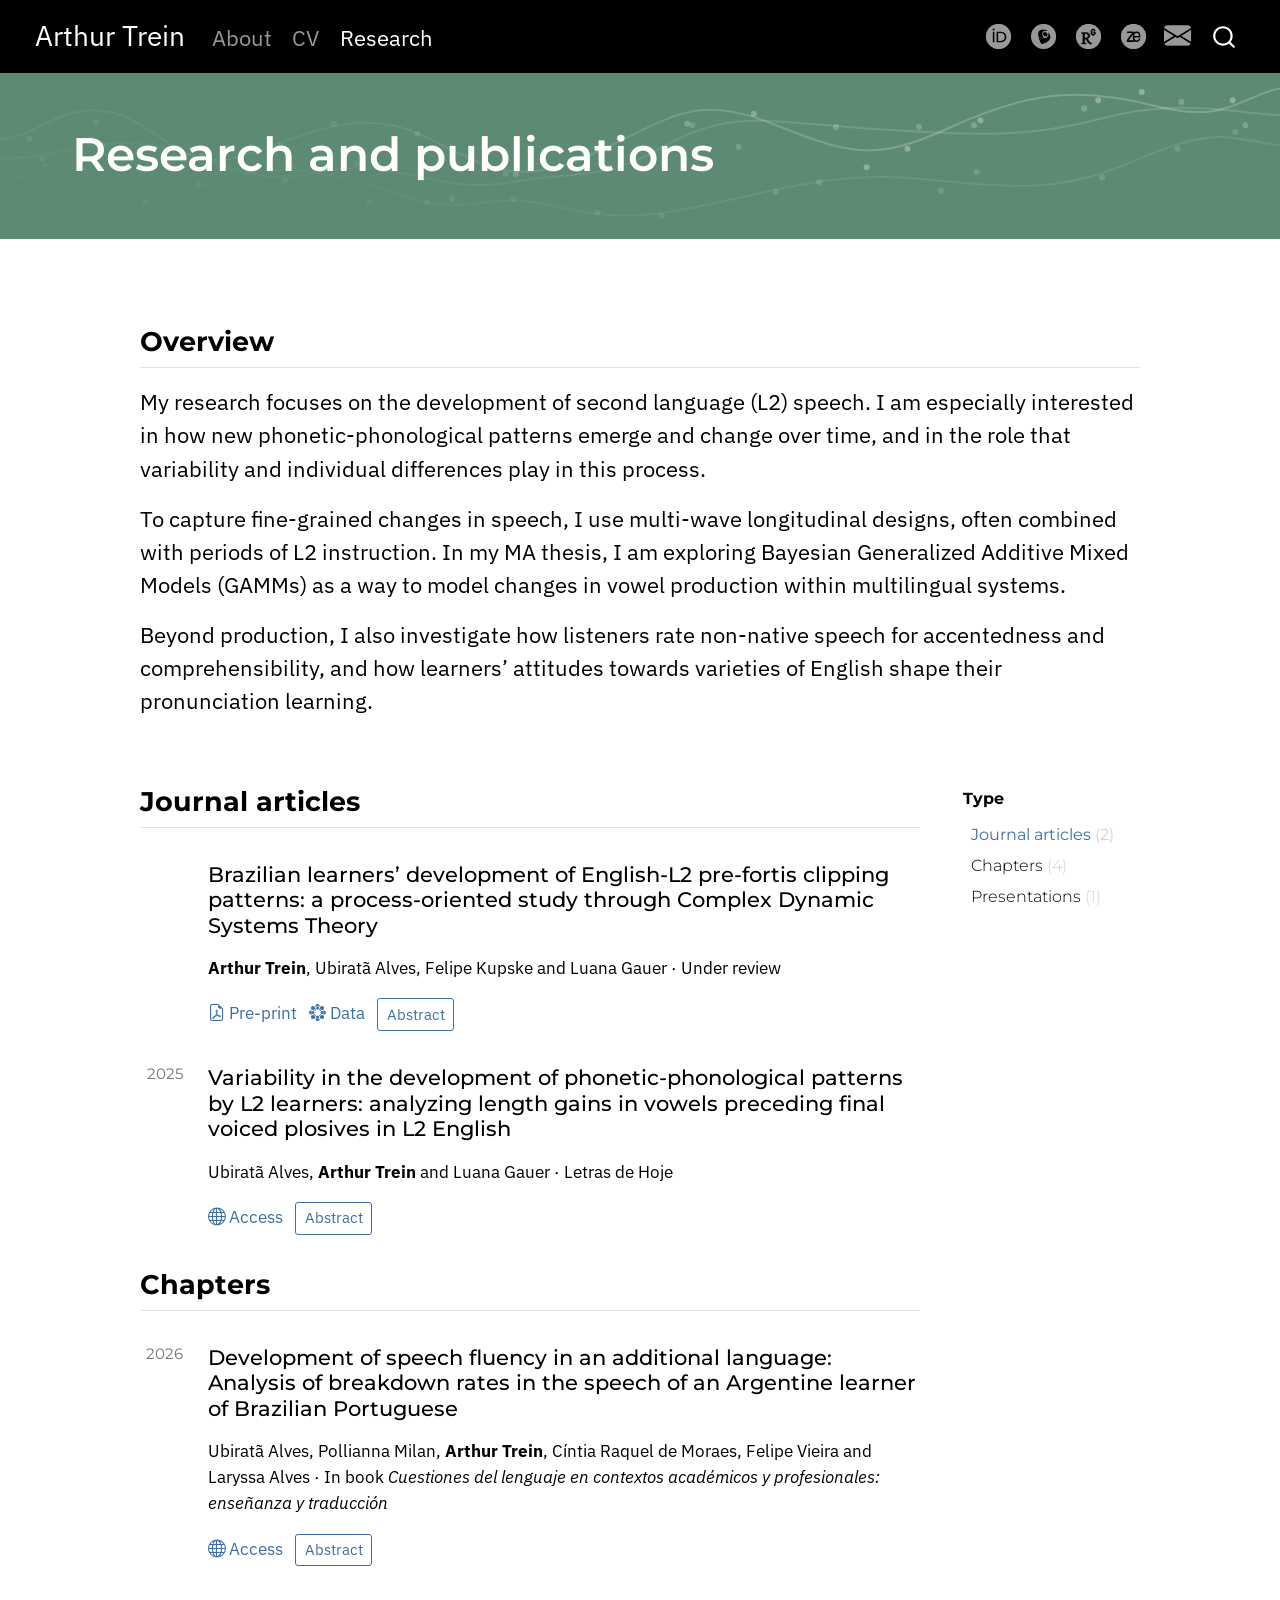
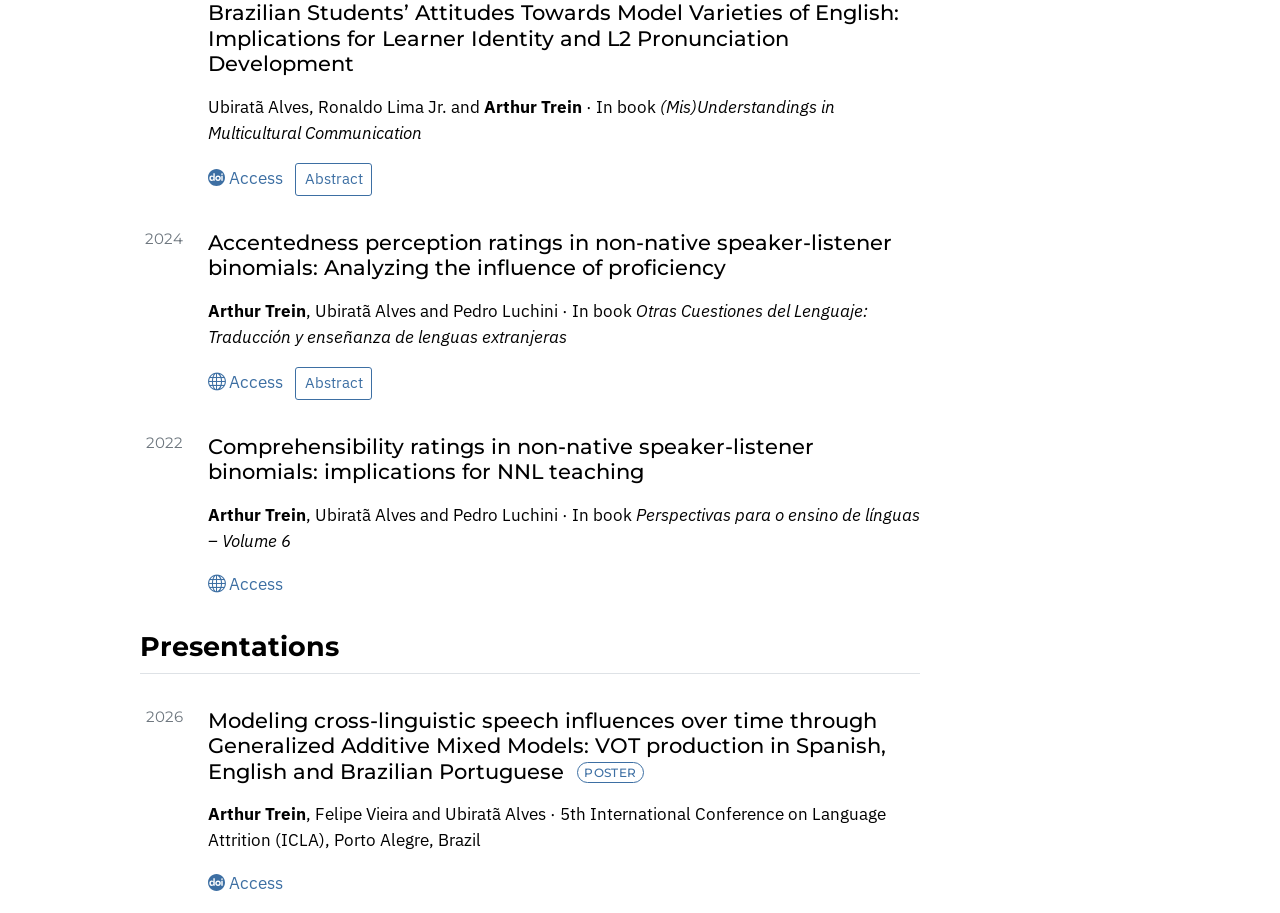
<file: research.html>
<!DOCTYPE html>
<html xmlns="http://www.w3.org/1999/xhtml" lang="en" xml:lang="en"><head>

<meta charset="utf-8">
<meta name="generator" content="quarto-1.10.18">

<meta name="viewport" content="width=device-width, initial-scale=1.0, user-scalable=yes">


<title>Research and publications – Arthur Trein</title>
<style>
/* Default styles provided by pandoc.
** See https://pandoc.org/MANUAL.html#variables-for-html for config info.
*/
span.smallcaps{font-variant: small-caps;}
div.columns{display: flex; gap: 1.5em;}
div.column{flex: auto;}
@media screen {
div.columns{gap: min(4vw, 1.5em);}
div.column{overflow-x: auto;}
}
div.hanging-indent{margin-left: 1.5em; text-indent: -1.5em;}
ul.task-list{list-style: none;}
ul.task-list li input[type="checkbox"] {
  width: 0.8em;
  margin: 0 0.8em 0.2em -1em; /* quarto-specific, see https://github.com/quarto-dev/quarto-cli/issues/4556 */ 
  vertical-align: middle;
}
</style>


<script src="site_libs/quarto-nav/quarto-nav.js"></script>
<script src="site_libs/quarto-nav/headroom.min.js"></script>
<script src="site_libs/clipboard/clipboard.min.js"></script>
<script src="site_libs/quarto-search/autocomplete.umd.js"></script>
<script src="site_libs/quarto-search/fuse.min.js"></script>
<script src="site_libs/quarto-search/quarto-search.js"></script>
<meta name="quarto:offset" content="./">
<script src="site_libs/quarto-html/quarto.js" type="module"></script>
<script src="site_libs/quarto-html/tabsets/tabsets.js" type="module"></script>
<script src="site_libs/quarto-html/popper.min.js"></script>
<script src="site_libs/quarto-html/tippy.umd.min.js"></script>
<script src="site_libs/quarto-html/anchor.min.js"></script>
<link href="site_libs/quarto-html/tippy.css" rel="stylesheet">
<link href="site_libs/quarto-html/quarto-syntax-highlighting-64a204ab8560d761af7679ceaba22944.css" rel="stylesheet" class="quarto-color-scheme" id="quarto-text-highlighting-styles">
<link href="site_libs/quarto-html/quarto-syntax-highlighting-dark-b85bc7c33db8c58e0ec93c3465666fed.css" rel="stylesheet" class="quarto-color-scheme quarto-color-alternate" id="quarto-text-highlighting-styles">
<link href="site_libs/quarto-html/quarto-syntax-highlighting-64a204ab8560d761af7679ceaba22944.css" rel="stylesheet" class="quarto-color-scheme-extra" id="quarto-text-highlighting-styles">
<script src="site_libs/bootstrap/bootstrap.min.js"></script>
<link href="site_libs/bootstrap/bootstrap-icons.css" rel="stylesheet">
<link href="site_libs/bootstrap/bootstrap-114c11727fc11d1fd29c3bb53f4fa847.min.css" rel="stylesheet" append-hash="true" class="quarto-color-scheme" id="quarto-bootstrap" data-mode="light">
<link href="site_libs/bootstrap/bootstrap-dark-23ad3f2453ff57117017f7bc0ea22c1e.min.css" rel="stylesheet" append-hash="true" class="quarto-color-scheme quarto-color-alternate" id="quarto-bootstrap" data-mode="light">
<link href="site_libs/bootstrap/bootstrap-114c11727fc11d1fd29c3bb53f4fa847.min.css" rel="stylesheet" append-hash="true" class="quarto-color-scheme-extra" id="quarto-bootstrap" data-mode="light">
<script id="quarto-search-options" type="application/json">{
  "location": "navbar",
  "copy-button": false,
  "collapse-after": 3,
  "panel-placement": "end",
  "type": "overlay",
  "limit": 50,
  "keyboard-shortcut": [
    "f",
    "/",
    "s"
  ],
  "show-item-context": false,
  "language": {
    "search-no-results-text": "No results",
    "search-matching-documents-text": "matching documents",
    "search-copy-link-title": "Copy link to search",
    "search-hide-matches-text": "Hide additional matches",
    "search-more-match-text": "more match in this document",
    "search-more-matches-text": "more matches in this document",
    "search-clear-button-title": "Clear",
    "search-text-placeholder": "",
    "search-detached-cancel-button-title": "Cancel",
    "search-submit-button-title": "Submit",
    "search-label": "Search"
  }
}</script>
<style>

      .quarto-title-block .quarto-title-banner h1,
      .quarto-title-block .quarto-title-banner h2,
      .quarto-title-block .quarto-title-banner h3,
      .quarto-title-block .quarto-title-banner h4,
      .quarto-title-block .quarto-title-banner h5,
      .quarto-title-block .quarto-title-banner h6
      {
        color: white;
      }

      .quarto-title-block .quarto-title-banner {
        color: white;
background: #5C8A72;
      }
</style>


<link rel="stylesheet" href="css/styles.css">
<link rel="stylesheet" href="css/narrow-page-style.css">
<link rel="stylesheet" href="css/research-style.css">
</head>

<body class="nav-fixed fullcontent quarto-light">

<div id="quarto-search-results"></div>
  <header id="quarto-header" class="headroom fixed-top quarto-banner">
    <nav class="navbar navbar-expand-lg " data-bs-theme="dark">
      <div class="navbar-container container-fluid">
      <div class="navbar-brand-container mx-auto">
    <a class="navbar-brand" href="./index.html">
    <span class="navbar-title">Arthur Trein</span>
    </a>
  </div>
            <div id="quarto-search" class="" title="Search"></div>
          <button class="navbar-toggler" type="button" data-bs-toggle="collapse" data-bs-target="#navbarCollapse" aria-controls="navbarCollapse" role="menu" aria-expanded="false" aria-label="Toggle navigation" onclick="if (window.quartoToggleHeadroom) { window.quartoToggleHeadroom(); }">
  <span class="navbar-toggler-icon"></span>
</button>
          <div class="collapse navbar-collapse" id="navbarCollapse">
            <ul class="navbar-nav navbar-nav-scroll me-auto">
  <li class="nav-item">
    <a class="nav-link" href="./index.html"> 
<span class="menu-text">About</span></a>
  </li>  
  <li class="nav-item">
    <a class="nav-link" href="./cv.html"> 
<span class="menu-text">CV</span></a>
  </li>  
  <li class="nav-item">
    <a class="nav-link active" href="./research.html" aria-current="page"> 
<span class="menu-text">Research</span></a>
  </li>  
</ul>
            <ul class="navbar-nav navbar-nav-scroll ms-auto">
  <li class="nav-item">
    <a class="nav-link" href="https://orcid.org/0000-0003-4346-5636"> 
<span class="menu-text"><span class="orcid-icon" role="img" aria-label="ORCID"></span></span></a>
  </li>  
  <li class="nav-item">
    <a class="nav-link" href="https://lattes.cnpq.br/5477806158521328"> 
<span class="menu-text"><span class="lattes-icon" role="img" aria-label="Lattes CV"></span></span></a>
  </li>  
  <li class="nav-item">
    <a class="nav-link" href="https://www.researchgate.net/profile/Arthur-Trein"> 
<span class="menu-text"><span class="researchgate-icon" role="img" aria-label="ResearchGate"></span></span></a>
  </li>  
  <li class="nav-item">
    <a class="nav-link" href="https://zenodo.org/search?q=metadata.creators.person_or_org.identifiers.identifier%3A%220000-0003-4346-5636%22"> 
<span class="menu-text"><span class="zenodo-icon" role="img" aria-label="Zenodo"></span></span></a>
  </li>  
  <li class="nav-item compact">
    <a class="nav-link" href="mailto:arthur.dexheimer@gmail.com"> <i class="bi bi-envelope-fill" role="img" aria-label="Email">
</i> 
<span class="menu-text"></span></a>
  </li>  
</ul>
          </div> <!-- /navcollapse -->
            <div class="quarto-navbar-tools">
</div>
      </div> <!-- /container-fluid -->
    </nav>
</header>
<!-- content -->
<header id="title-block-header" class="quarto-title-block default page-columns page-full">
  <div class="quarto-title-banner page-columns page-full">
    <div class="quarto-title column-body">
      <h1 class="title">Research and publications</h1>
                      </div>
  </div>
    
  
  <div class="quarto-title-meta">

      
    
      
    </div>
    
  
  </header><div id="quarto-content" class="quarto-container page-columns page-rows-contents page-layout-article page-navbar">
<!-- sidebar -->
<!-- margin-sidebar -->
    
<!-- main -->
<main class="content quarto-banner-title-block" id="quarto-document-content">





<section id="overview" class="level1 research-intro">
<h1>Overview</h1>
<p>My research focuses on the development of second language (L2) speech. I am especially interested in how new phonetic-phonological patterns emerge and change over time, and in the role that variability and individual differences play in this process.</p>
<p>To capture fine-grained changes in speech, I use multi-wave longitudinal designs, often combined with periods of L2 instruction. In my MA thesis, I am exploring Bayesian Generalized Additive Mixed Models (GAMMs) as a way to model changes in vowel production within multilingual systems.</p>
<p>Beyond production, I also investigate how listeners rate non-native speech for accentedness and comprehensibility, and how learners’ attitudes towards varieties of English shape their pronunciation learning.</p>
</section>
<div class="research-layout">
<div class="research-list">
<section id="journal-articles" class="level1">
<h1>Journal articles</h1>
<section id="brazilian-learners-development-of-english-l2-pre-fortis-clipping-patterns-a-process-oriented-study-through-complex-dynamic-systems-theory" class="level2">
<h2 class="anchored" data-anchor-id="brazilian-learners-development-of-english-l2-pre-fortis-clipping-patterns-a-process-oriented-study-through-complex-dynamic-systems-theory">Brazilian learners’ development of English-L2 pre-fortis clipping patterns: a process-oriented study through Complex Dynamic Systems Theory</h2>
<p><strong>Arthur Trein</strong>, Ubiratã Alves, Felipe Kupske and Luana Gauer · Under review</p>
<p><a href="https://doi.org/10.31234/osf.io/wqhdn_v3"><i class="bi bi-file-earmark-pdf"></i> Pre-print</a> &nbsp; <a href="https://doi.org/10.17605/OSF.IO/VH3W9"><span class="osf-icon"></span> Data</a> &nbsp; <button class="btn btn-outline-secondary btn-sm" type="button" data-bs-toggle="collapse" data-bs-target="#abstract-trein-alves-kupske-gauer-inpress" aria-expanded="false" aria-controls="abstract-trein-alves-kupske-gauer-inpress">Abstract</button></p>
<div id="abstract-trein-alves-kupske-gauer-inpress" class="collapse">
<p>Complex Dynamic Systems Theory (CDST) has proven an important epistemological framework for analyzing non-native language phonetic-phonological development. This conceptual framework entails specific methodological considerations, especially when it comes to experimental designs in which developmental trajectories are investigated over time, in process oriented studies. Drawing on a complex-dynamic view of language in association with the Speech Learning Model, the present study aims to investigate the development of the pre-fortis clipping pattern of vowels preceding plosive consonants in English by Brazilian learners. Three participants were tracked longitudinally in 12 data collection points over 13 weeks. Between the first and second data collection point, participants received different types of linguistic input: perceptual training, perceptual training combined with explicit pronunciation instruction, and no pedagogical intervention. Participants’ productions of the target form were acoustically analyzed and tested through Peak Analyses with Monte Carlo Simulations and Change Point Analyses. Results indicate different individual patterns of variability and change, potentially linked to the distinct pedagogical treatments present in the study. The findings underscore the relevance of process-oriented studies for analyzing non-native language phonetic-phonological development, as well as the conceptual compatibility of CDST with the Speech Learning Model. They also highlight the affordances associated with the complementary employment of the two data analysis methods featured in the study.</p>
</div>
</section>
<section id="variability-in-the-development-of-phonetic-phonological-patterns-by-l2-learners-analyzing-length-gains-in-vowels-preceding-final-voiced-plosives-in-l2-english" class="level2" data-year="2025">
<h2 data-year="2025" class="anchored" data-anchor-id="variability-in-the-development-of-phonetic-phonological-patterns-by-l2-learners-analyzing-length-gains-in-vowels-preceding-final-voiced-plosives-in-l2-english">Variability in the development of phonetic-phonological patterns by L2 learners: analyzing length gains in vowels preceding final voiced plosives in L2 English</h2>
<p>Ubiratã Alves, <strong>Arthur Trein</strong> and Luana Gauer · Letras de Hoje</p>
<p><a href="https://revistaseletronicas.pucrs.br/fale/article/view/48439"><i class="bi bi-globe"></i> Access</a> &nbsp; <button class="btn btn-outline-secondary btn-sm" type="button" data-bs-toggle="collapse" data-bs-target="#abstract-alves-trein-gauer-2025" aria-expanded="false" aria-controls="abstract-alves-trein-gauer-2025">Abstract</button></p>
<div id="abstract-alves-trein-gauer-2025" class="collapse">
<p>In Complex Dynamic Systems Theory (CDST), intra-individual variability plays a functional role in the development of new patterns and skills in a Second Language (L2), serving as an indicator of developmental progress. In a recent study, Verspoor and de Bot (2022) argue that higher levels of variability are associated with greater developmental gains during periods of intensive earning. The authors propose the use of two measures – the Coefficient of Variation (CoV) and the Standard Deviation of Differences (SDd) – to quantify and compare variability across datasets involving multiple learners. The present exploratory study employs these measures to assess developmental gains related to a phonetic-phonological phenomenon in English as an L2. Drawing on longitudinal data from 11 Brazilian learners, we aim to investigate whether variability (operationalized as CoV and SDd) correlate with vowel length gains preceding the voiced plosives /b d g/ in syllable-final position in L2 English. In 12 recording sessions, participants produced monosyllabic words ending in voiced stop consonants. Between the first and second data collection points, learners – divided into three groups – received different pedagogical tre-atments: perceptual training only, perceptual training combined with explicit pronunciation instruction, or no training/instruction. Following the acoustic analysis, we calculated (a) vowel length gains for each stop consonant, (b) the CoV, and (c) the SDd of vowel length for each participant at each datapoint. Correlation analyses indicate that variability is positively associated with the increase in vowel length over the course of the study. These findings highlight the relevance of intra-individual variability in the development of new pronunciation patterns in the L2, especially in periods of accelerated learning.</p>
</div>
</section>
</section>
<section id="chapters" class="level1">
<h1>Chapters</h1>
<section id="development-of-speech-fluency-in-an-additional-language-analysis-of-breakdown-rates-in-the-speech-of-an-argentine-learner-of-brazilian-portuguese" class="level2" data-year="2026">
<h2 data-year="2026" class="anchored" data-anchor-id="development-of-speech-fluency-in-an-additional-language-analysis-of-breakdown-rates-in-the-speech-of-an-argentine-learner-of-brazilian-portuguese">Development of speech fluency in an additional language: Analysis of breakdown rates in the speech of an Argentine learner of Brazilian Portuguese</h2>
<p>Ubiratã Alves, Pollianna Milan, <strong>Arthur Trein</strong>, Cíntia Raquel de Moraes, Felipe Vieira and Laryssa Alves · In book <em>Cuestiones del lenguaje en contextos académicos y profesionales: enseñanza y traducción</em></p>
<p><a href="https://www.researchgate.net/publication/417366161_Development_of_speech_fluency_in_an_additional_language_Analysis_of_breakdown_rates_in_the_speech_of_an_Argentine_learner_of_Brazilian_Portuguese"><span class="bi bi-globe"></span> Access</a> &nbsp; <button class="btn btn-outline-secondary btn-sm" type="button" data-bs-toggle="collapse" data-bs-target="#abstract-alves-milan-trein-moraes-vieira-alves-2026" aria-expanded="false" aria-controls="abstract-alves-milan-trein-moraes-vieira-alves-2026">Abstract</button></p>
<div id="abstract-alves-milan-trein-moraes-vieira-alves-2026" class="collapse">
<p>This study investigates the longitudinal development of breakdown fluency in the speech of an advanced Argentine learner of Brazilian Portuguese (L3). The analysis is grounded in Complex Dynamic Systems Theory (CDST), which views language as a non-linear and adaptive system. We analyzed 24 audio recordings of spontaneous speech collected over one year. The study adopted an A-B-A methodological design, with a period of explicit pronunciation instruction between recording sessions 10 and 15. Breakdown fluency was operationalized through measures of silent and filled pauses in both mid-clause and end-of-clause contexts. The results of the Peak Analysis with Monte Carlo Simulations revealed no abrupt changes, which may be attributed to the learner’s high proficiency. However, a Change Point Analysis showed a significant decrease in the duration and quantity of silent end-of-clause pauses. This suggests that even advanced learners continue to develop fluency, and that these changes can occur gradually. The findings also align with previous research indicating that pronunciation instruction may have a positive impact on fluency development.</p>
</div>
</section>
<section id="brazilian-students-attitudes-towards-model-varieties-of-english-implications-for-learner-identity-and-l2-pronunciation-development" class="level2" data-year="2026">
<h2 data-year="2026" class="anchored" data-anchor-id="brazilian-students-attitudes-towards-model-varieties-of-english-implications-for-learner-identity-and-l2-pronunciation-development">Brazilian Students’ Attitudes Towards Model Varieties of English: Implications for Learner Identity and L2 Pronunciation Development</h2>
<p>Ubiratã Alves, Ronaldo Lima Jr.&nbsp;and <strong>Arthur Trein</strong> · In book <em>(Mis)Understandings in Multicultural Communication</em></p>
<p><a href="https://doi.org/10.1007/978-3-032-08143-8_7"><span class="doi-icon"></span> Access</a> &nbsp; <button class="btn btn-outline-secondary btn-sm" type="button" data-bs-toggle="collapse" data-bs-target="#abstract-alves-limajr-trein-2026" aria-expanded="false" aria-controls="abstract-alves-limajr-trein-2026">Abstract</button></p>
<div id="abstract-alves-limajr-trein-2026" class="collapse">
<p>Attitudes towards language varieties and their communities often impact non-native speech development. Their influence is especially striking when it comes to the English language, whose global spread and teaching practices have been decisively shaped by native model prescriptions. Considering this scenario, previous studies have investigated learners’ attitudes towards the two most traditional English pronunciation models, General American (GenAm) and Received Pronunciation (RP), revealing meaningful attitudinal tendencies towards these native varieties. To extend this body of work, we asked 37 advanced Brazilian learners of English to complete a language attitude questionnaire and, using a Verbal Guise Technique, we measured their cognitive, affective, and conative evaluations of two North American English and two British English speakers. Scores from 6-point Likert scales for 11 attitudinal traits revealed a tendency for learners to emulate, and greater identify with, GenAm, while ascribing qualities such as intelligence and responsibility to RP. These results offer insights into how learners infer social meaning from linguistic forms and negotiate their identities through L2 speech. They also add to the debate on how language ideologies shape L2 pronunciation learning. The chapter concludes with implications for future research and practice.</p>
</div>
</section>
<section id="accentedness-perception-ratings-in-non-native-speaker-listener-binomials-analyzing-the-influence-of-proficiency" class="level2" data-year="2024">
<h2 data-year="2024" class="anchored" data-anchor-id="accentedness-perception-ratings-in-non-native-speaker-listener-binomials-analyzing-the-influence-of-proficiency">Accentedness perception ratings in non-native speaker-listener binomials: Analyzing the influence of proficiency</h2>
<p><strong>Arthur Trein</strong>, Ubiratã Alves and Pedro Luchini · In book <em>Otras Cuestiones del Lenguaje: Traducción y enseñanza de lenguas extranjeras</em></p>
<p><a href="https://www.researchgate.net/publication/381293400_Accentedness_perception_ratings_in_non-native_speaker-listener_binomials_Analyzing_the_influence_of_proficiency7"><span class="bi bi-globe"></span> Access</a> &nbsp; <button class="btn btn-outline-secondary btn-sm" type="button" data-bs-toggle="collapse" data-bs-target="#abstract-trein-alves-luchini-2024" aria-expanded="false" aria-controls="abstract-trein-alves-luchini-2024">Abstract</button></p>
<div id="abstract-trein-alves-luchini-2024" class="collapse">
<p>Whether or not to focus L2 pronunciation instruction in English on “eradicating” learners’ foreign accent has been the core question of different pedagogical ideologies. However, teachers and learners are still highly influenced by native models of pronunciation. Given this scenario and the importance of understanding more about the nature of the accentedness construct, this paper aims to investigate the influence of both speakers’ and listeners’ characteristics, specifically non-native proficiency, on accentedness perception. To this aim, five Argentinian speakers of English, ranked in terms of pronunciation proficiency from low to high, were assessed by 40 Brazilian learners of English divided into three general proficiency groups. Resulting scores of 9-point Likert scales representing accentedness levels were explored through a mixed-effects model, with ‘speaker’ and ‘listener group’ as predictor variables. The statistical test revealed a significant effect of the ‘speaker’ variable for the most proficient speaker, followed by a marginally significant interaction of the ‘speaker’ and ‘listener group’ variables for the same speaker and the most proficient listener group. Results indicate that accentedness judgements depend on both speakers’ and listeners’ characteristics, and that non native language learners may rely on the similarity with native models for the assessment of their fellow learners’ speech. Some pedagogical implications of this study for the teaching of L2 pronunciation are thoroughly discussed.</p>
</div>
</section>
<section id="comprehensibility-ratings-in-non-native-speaker-listener-binomials-implications-for-nnl-teaching" class="level2" data-year="2022">
<h2 data-year="2022" class="anchored" data-anchor-id="comprehensibility-ratings-in-non-native-speaker-listener-binomials-implications-for-nnl-teaching">Comprehensibility ratings in non-native speaker-listener binomials: implications for NNL teaching</h2>
<p><strong>Arthur Trein</strong>, Ubiratã Alves and Pedro Luchini · In book <em>Perspectivas para o ensino de línguas – Volume 6</em></p>
<p><a href="https://www.researchgate.net/publication/360852192_Comprehensibility_ratings_in_non-native_speaker-listener_binomials_implications_for_NNL_teaching"><span class="bi bi-globe"></span> Access</a> &nbsp;</p>
</section>
</section>
<section id="presentations" class="level1">
<h1>Presentations</h1>
<section id="modeling-cross-linguistic-speech-influences-over-time-through-generalized-additive-mixed-models-vot-production-in-spanish-english-and-brazilian-portuguese-poster" class="level2" data-year="2026">
<h2 data-year="2026" class="anchored" data-anchor-id="modeling-cross-linguistic-speech-influences-over-time-through-generalized-additive-mixed-models-vot-production-in-spanish-english-and-brazilian-portuguese-poster">Modeling cross-linguistic speech influences over time through Generalized Additive Mixed Models: VOT production in Spanish, English and Brazilian Portuguese <span class="pub-type">Poster</span></h2>
<p><strong>Arthur Trein</strong>, Felipe Vieira and Ubiratã Alves · 5th International Conference on Language Attrition (ICLA), Porto Alegre, Brazil</p>
<p><a href="https://doi.org/10.5281/zenodo.23922642"><span class="doi-icon"></span> Access</a></p>
</section>
</section>
</div>
<div class="research-nav">

</div>
</div>
<script src="js/research.js"></script>



</main> <!-- /main -->
<script id="quarto-html-after-body" type="application/javascript">
  window.document.addEventListener("DOMContentLoaded", function (event) {
    const icon = "";
    const anchorJS = new window.AnchorJS();
    anchorJS.options = {
      placement: 'right',
      icon: icon
    };
    anchorJS.add('.anchored');
    const isCodeAnnotation = (el) => {
      for (const clz of el.classList) {
        if (clz.startsWith('code-annotation-')) {                     
          return true;
        }
      }
      return false;
    }
    const onCopySuccess = function(e) {
      // button target
      const button = e.trigger;
      // don't keep focus
      button.blur();
      // flash "checked"
      button.classList.add('code-copy-button-checked');
      var currentTitle = button.getAttribute("title");
      button.setAttribute("title", "Copied!");
      let tooltip;
      if (window.bootstrap) {
        button.setAttribute("data-bs-toggle", "tooltip");
        button.setAttribute("data-bs-placement", "left");
        button.setAttribute("data-bs-title", "Copied!");
        tooltip = new bootstrap.Tooltip(button, 
          { trigger: "manual", 
            customClass: "code-copy-button-tooltip",
            offset: [0, -8]});
        tooltip.show();    
      }
      setTimeout(function() {
        if (tooltip) {
          tooltip.hide();
          button.removeAttribute("data-bs-title");
          button.removeAttribute("data-bs-toggle");
          button.removeAttribute("data-bs-placement");
        }
        button.setAttribute("title", currentTitle);
        button.classList.remove('code-copy-button-checked');
      }, 1000);
      // clear code selection
      e.clearSelection();
    }
    const getTextToCopy = function(trigger) {
      const outerScaffold = trigger.parentElement.cloneNode(true);
      const codeEl = outerScaffold.querySelector('code');
      for (const childEl of codeEl.children) {
        if (isCodeAnnotation(childEl)) {
          childEl.remove();
        }
      }
      return codeEl.innerText;
    }
    const clipboard = new window.ClipboardJS('.code-copy-button:not([data-in-quarto-modal])', {
      text: getTextToCopy
    });
    clipboard.on('success', onCopySuccess);
    if (window.document.getElementById('quarto-embedded-source-code-modal')) {
      const clipboardModal = new window.ClipboardJS('.code-copy-button[data-in-quarto-modal]', {
        text: getTextToCopy,
        container: window.document.getElementById('quarto-embedded-source-code-modal')
      });
      clipboardModal.on('success', onCopySuccess);
    }
      var localhostRegex = new RegExp(/^(?:http|https):\/\/localhost\:?[0-9]*\//);
      var mailtoRegex = new RegExp(/^mailto:/);
        var filterRegex = new RegExp("https:\/\/arthurtrein\.github\.io\/");
      var isInternal = (href) => {
          return filterRegex.test(href) || localhostRegex.test(href) || mailtoRegex.test(href);
      }
      // Inspect non-navigation links and adorn them if external
     var links = window.document.querySelectorAll('a[href]:not(.nav-link):not(.navbar-brand):not(.toc-action):not(.sidebar-link):not(.sidebar-item-toggle):not(.pagination-link):not(.no-external):not([aria-hidden]):not(.dropdown-item):not(.quarto-navigation-tool):not(.about-link)');
      for (var i=0; i<links.length; i++) {
        const link = links[i];
        if (!isInternal(link.href)) {
          // undo the damage that might have been done by quarto-nav.js in the case of
          // links that we want to consider external
          if (link.dataset.originalHref !== undefined) {
            link.href = link.dataset.originalHref;
          }
        }
      }
    function tippyHover(el, contentFn, onTriggerFn, onUntriggerFn) {
      const config = {
        allowHTML: true,
        maxWidth: 500,
        delay: 100,
        arrow: false,
        appendTo: function(el) {
            return el.parentElement;
        },
        interactive: true,
        interactiveBorder: 10,
        theme: 'quarto',
        placement: 'bottom-start',
      };
      if (contentFn) {
        config.content = contentFn;
      }
      if (onTriggerFn) {
        config.onTrigger = onTriggerFn;
      }
      if (onUntriggerFn) {
        config.onUntrigger = onUntriggerFn;
      }
      window.tippy(el, config); 
    }
    const noterefs = window.document.querySelectorAll('a[role="doc-noteref"]');
    for (var i=0; i<noterefs.length; i++) {
      const ref = noterefs[i];
      tippyHover(ref, function() {
        // use id or data attribute instead here
        let href = ref.getAttribute('data-footnote-href') || ref.getAttribute('href');
        try { href = new URL(href).hash; } catch {}
        const id = href.replace(/^#\/?/, "");
        const note = window.document.getElementById(id);
        if (note) {
          return note.innerHTML;
        } else {
          return "";
        }
      });
    }
    const xrefs = window.document.querySelectorAll('a.quarto-xref');
    const processXRef = (id, note) => {
      // Strip column container classes
      const stripColumnClz = (el) => {
        el.classList.remove("page-full", "page-columns");
        if (el.children) {
          for (const child of el.children) {
            stripColumnClz(child);
          }
        }
      }
      stripColumnClz(note)
      if (id === null || id.startsWith('sec-')) {
        // Special case sections, only their first couple elements
        const container = document.createElement("div");
        if (note.children && note.children.length > 2) {
          container.appendChild(note.children[0].cloneNode(true));
          for (let i = 1; i < note.children.length; i++) {
            const child = note.children[i];
            if (child.tagName === "P" && child.innerText === "") {
              continue;
            } else {
              container.appendChild(child.cloneNode(true));
              break;
            }
          }
          if (window.Quarto?.typesetMath) {
            window.Quarto.typesetMath(container);
          }
          return container.innerHTML
        } else {
          if (window.Quarto?.typesetMath) {
            window.Quarto.typesetMath(note);
          }
          return note.innerHTML;
        }
      } else {
        // Remove any anchor links if they are present
        const anchorLink = note.querySelector('a.anchorjs-link');
        if (anchorLink) {
          anchorLink.remove();
        }
        if (window.Quarto?.typesetMath) {
          window.Quarto.typesetMath(note);
        }
        if (note.classList.contains("callout")) {
          return note.outerHTML;
        } else {
          return note.innerHTML;
        }
      }
    }
    for (var i=0; i<xrefs.length; i++) {
      const xref = xrefs[i];
      tippyHover(xref, undefined, function(instance) {
        instance.disable();
        let url = xref.getAttribute('href');
        let hash = undefined; 
        if (url.startsWith('#')) {
          hash = url;
        } else {
          try { hash = new URL(url).hash; } catch {}
        }
        if (hash) {
          const id = hash.replace(/^#\/?/, "");
          const note = window.document.getElementById(id);
          if (note !== null) {
            try {
              const html = processXRef(id, note.cloneNode(true));
              instance.setContent(html);
            } finally {
              instance.enable();
              instance.show();
            }
          } else {
            // See if we can fetch this
            fetch(url.split('#')[0])
            .then(res => res.text())
            .then(html => {
              const parser = new DOMParser();
              const htmlDoc = parser.parseFromString(html, "text/html");
              const note = htmlDoc.getElementById(id);
              if (note !== null) {
                const html = processXRef(id, note);
                instance.setContent(html);
              } 
            }).finally(() => {
              instance.enable();
              instance.show();
            });
          }
        } else {
          // See if we can fetch a full url (with no hash to target)
          // This is a special case and we should probably do some content thinning / targeting
          fetch(url)
          .then(res => res.text())
          .then(html => {
            const parser = new DOMParser();
            const htmlDoc = parser.parseFromString(html, "text/html");
            const note = htmlDoc.querySelector('main.content');
            if (note !== null) {
              // This should only happen for chapter cross references
              // (since there is no id in the URL)
              // remove the first header
              if (note.children.length > 0 && note.children[0].tagName === "HEADER") {
                note.children[0].remove();
              }
              const html = processXRef(null, note);
              instance.setContent(html);
            } 
          }).finally(() => {
            instance.enable();
            instance.show();
          });
        }
      }, function(instance) {
      });
    }
        let selectedAnnoteEl;
        const selectorForAnnotation = ( cell, annotation) => {
          let cellAttr = 'data-code-cell="' + cell + '"';
          let lineAttr = 'data-code-annotation="' +  annotation + '"';
          const selector = 'span[' + cellAttr + '][' + lineAttr + ']';
          return selector;
        }
        const selectCodeLines = (annoteEl) => {
          const doc = window.document;
          const targetCell = annoteEl.getAttribute("data-target-cell");
          const targetAnnotation = annoteEl.getAttribute("data-target-annotation");
          const annoteSpan = window.document.querySelector(selectorForAnnotation(targetCell, targetAnnotation));
          const lines = annoteSpan.getAttribute("data-code-lines").split(",");
          const lineIds = lines.map((line) => {
            return targetCell + "-" + line;
          })
          let top = null;
          let height = null;
          let parent = null;
          if (lineIds.length > 0) {
              //compute the position of the single el (top and bottom and make a div)
              const el = window.document.getElementById(lineIds[0]);
              top = el.offsetTop;
              height = el.offsetHeight;
              parent = el.parentElement.parentElement;
            if (lineIds.length > 1) {
              const lastEl = window.document.getElementById(lineIds[lineIds.length - 1]);
              const bottom = lastEl.offsetTop + lastEl.offsetHeight;
              height = bottom - top;
            }
            if (top !== null && height !== null && parent !== null) {
              // cook up a div (if necessary) and position it 
              let div = window.document.getElementById("code-annotation-line-highlight");
              if (div === null) {
                div = window.document.createElement("div");
                div.setAttribute("id", "code-annotation-line-highlight");
                div.style.position = 'absolute';
                parent.appendChild(div);
              }
              div.style.top = top - 2 + "px";
              div.style.height = height + 4 + "px";
              div.style.left = 0;
              let gutterDiv = window.document.getElementById("code-annotation-line-highlight-gutter");
              if (gutterDiv === null) {
                gutterDiv = window.document.createElement("div");
                gutterDiv.setAttribute("id", "code-annotation-line-highlight-gutter");
                gutterDiv.style.position = 'absolute';
                const codeCell = window.document.getElementById(targetCell);
                const gutter = codeCell.querySelector('.code-annotation-gutter');
                gutter.appendChild(gutterDiv);
              }
              gutterDiv.style.top = top - 2 + "px";
              gutterDiv.style.height = height + 4 + "px";
            }
            selectedAnnoteEl = annoteEl;
          }
        };
        const unselectCodeLines = () => {
          const elementsIds = ["code-annotation-line-highlight", "code-annotation-line-highlight-gutter"];
          elementsIds.forEach((elId) => {
            const div = window.document.getElementById(elId);
            if (div) {
              div.remove();
            }
          });
          selectedAnnoteEl = undefined;
        };
          // Handle positioning of the toggle
      window.addEventListener(
        "resize",
        throttle(() => {
          elRect = undefined;
          if (selectedAnnoteEl) {
            selectCodeLines(selectedAnnoteEl);
          }
        }, 10)
      );
      function throttle(fn, ms) {
      let throttle = false;
      let timer;
        return (...args) => {
          if(!throttle) { // first call gets through
              fn.apply(this, args);
              throttle = true;
          } else { // all the others get throttled
              if(timer) clearTimeout(timer); // cancel #2
              timer = setTimeout(() => {
                fn.apply(this, args);
                timer = throttle = false;
              }, ms);
          }
        };
      }
        // Attach click handler to the DT
        const annoteDls = window.document.querySelectorAll('dt[data-target-cell]');
        for (const annoteDlNode of annoteDls) {
          annoteDlNode.addEventListener('click', (event) => {
            const clickedEl = event.target;
            if (clickedEl !== selectedAnnoteEl) {
              unselectCodeLines();
              const activeEl = window.document.querySelector('dt[data-target-cell].code-annotation-active');
              if (activeEl) {
                activeEl.classList.remove('code-annotation-active');
              }
              selectCodeLines(clickedEl);
              clickedEl.classList.add('code-annotation-active');
            } else {
              // Unselect the line
              unselectCodeLines();
              clickedEl.classList.remove('code-annotation-active');
            }
          });
        }
    const findCites = (el) => {
      const parentEl = el.parentElement;
      if (parentEl) {
        const cites = parentEl.dataset.cites;
        if (cites) {
          return {
            el,
            cites: cites.split(' ')
          };
        } else {
          return findCites(el.parentElement)
        }
      } else {
        return undefined;
      }
    };
    var bibliorefs = window.document.querySelectorAll('a[role="doc-biblioref"]');
    for (var i=0; i<bibliorefs.length; i++) {
      const ref = bibliorefs[i];
      const citeInfo = findCites(ref);
      if (citeInfo) {
        tippyHover(citeInfo.el, function() {
          var popup = window.document.createElement('div');
          citeInfo.cites.forEach(function(cite) {
            var citeDiv = window.document.createElement('div');
            citeDiv.classList.add('hanging-indent');
            citeDiv.classList.add('csl-entry');
            var biblioDiv = window.document.getElementById('ref-' + cite);
            if (biblioDiv) {
              citeDiv.innerHTML = biblioDiv.innerHTML;
            }
            popup.appendChild(citeDiv);
          });
          return popup.innerHTML;
        });
      }
    }
  });
  </script>
</div> <!-- /content -->
<script>
document.addEventListener("DOMContentLoaded", function () {
  if (window.quartoToggleHeadroom) {
    window.quartoToggleHeadroom();
  }
});
</script>
<script>
(function () {
  function alignTitle() {
    var content = document.getElementById("quarto-document-content");
    if (!content) return;
    var left = content.getBoundingClientRect().left + window.scrollX +
      parseFloat(getComputedStyle(content).paddingLeft);
    document.documentElement.style.setProperty("--content-left", left + "px");
  }
  alignTitle();
  window.addEventListener("resize", alignTitle);
  window.addEventListener("load", alignTitle);
  if (document.fonts && document.fonts.ready) {
    document.fonts.ready.then(alignTitle);
  }
})();
</script>




</body></html>
</file>
<file: site_libs/quarto-html/tippy.css>
.tippy-box[data-animation=fade][data-state=hidden]{opacity:0}[data-tippy-root]{max-width:calc(100vw - 10px)}.tippy-box{position:relative;background-color:#333;color:#fff;border-radius:4px;font-size:14px;line-height:1.4;white-space:normal;outline:0;transition-property:transform,visibility,opacity}.tippy-box[data-placement^=top]>.tippy-arrow{bottom:0}.tippy-box[data-placement^=top]>.tippy-arrow:before{bottom:-7px;left:0;border-width:8px 8px 0;border-top-color:initial;transform-origin:center top}.tippy-box[data-placement^=bottom]>.tippy-arrow{top:0}.tippy-box[data-placement^=bottom]>.tippy-arrow:before{top:-7px;left:0;border-width:0 8px 8px;border-bottom-color:initial;transform-origin:center bottom}.tippy-box[data-placement^=left]>.tippy-arrow{right:0}.tippy-box[data-placement^=left]>.tippy-arrow:before{border-width:8px 0 8px 8px;border-left-color:initial;right:-7px;transform-origin:center left}.tippy-box[data-placement^=right]>.tippy-arrow{left:0}.tippy-box[data-placement^=right]>.tippy-arrow:before{left:-7px;border-width:8px 8px 8px 0;border-right-color:initial;transform-origin:center right}.tippy-box[data-inertia][data-state=visible]{transition-timing-function:cubic-bezier(.54,1.5,.38,1.11)}.tippy-arrow{width:16px;height:16px;color:#333}.tippy-arrow:before{content:"";position:absolute;border-color:transparent;border-style:solid}.tippy-content{position:relative;padding:5px 9px;z-index:1}
</file>
<file: site_libs/quarto-html/quarto-syntax-highlighting-64a204ab8560d761af7679ceaba22944.css>
/* quarto syntax highlight colors */
:root {
  --quarto-hl-ot-color: #003B4F;
  --quarto-hl-at-color: #657422;
  --quarto-hl-ss-color: #20794D;
  --quarto-hl-an-color: #5E5E5E;
  --quarto-hl-fu-color: #4758AB;
  --quarto-hl-st-color: #20794D;
  --quarto-hl-cf-color: #003B4F;
  --quarto-hl-op-color: #5E5E5E;
  --quarto-hl-er-color: #AD0000;
  --quarto-hl-bn-color: #AD0000;
  --quarto-hl-al-color: #AD0000;
  --quarto-hl-va-color: #111111;
  --quarto-hl-bu-color: inherit;
  --quarto-hl-ex-color: inherit;
  --quarto-hl-pp-color: #AD0000;
  --quarto-hl-in-color: #5E5E5E;
  --quarto-hl-vs-color: #20794D;
  --quarto-hl-wa-color: #5E5E5E;
  --quarto-hl-do-color: #5E5E5E;
  --quarto-hl-im-color: #00769E;
  --quarto-hl-ch-color: #20794D;
  --quarto-hl-dt-color: #AD0000;
  --quarto-hl-fl-color: #AD0000;
  --quarto-hl-co-color: #5E5E5E;
  --quarto-hl-cv-color: #5E5E5E;
  --quarto-hl-cn-color: #8f5902;
  --quarto-hl-sc-color: #5E5E5E;
  --quarto-hl-dv-color: #AD0000;
  --quarto-hl-kw-color: #003B4F;
}

/* other quarto variables */
:root {
  --quarto-font-monospace: SFMono-Regular, Menlo, Monaco, Consolas, "Liberation Mono", "Courier New", monospace;
}

/* syntax highlight based on Pandoc's rules */
pre > code.sourceCode > span {
  color: #003B4F;
}

code.sourceCode > span {
  color: #003B4F;
}

div.sourceCode,
div.sourceCode pre.sourceCode {
  color: #003B4F;
}

/* Normal */
code span {
  color: #003B4F;
}

/* Alert */
code span.al {
  color: #AD0000;
  font-style: inherit;
}

/* Annotation */
code span.an {
  color: #5E5E5E;
  font-style: inherit;
}

/* Attribute */
code span.at {
  color: #657422;
  font-style: inherit;
}

/* BaseN */
code span.bn {
  color: #AD0000;
  font-style: inherit;
}

/* BuiltIn */
code span.bu {
  font-style: inherit;
}

/* ControlFlow */
code span.cf {
  color: #003B4F;
  font-weight: bold;
  font-style: inherit;
}

/* Char */
code span.ch {
  color: #20794D;
  font-style: inherit;
}

/* Constant */
code span.cn {
  color: #8f5902;
  font-style: inherit;
}

/* Comment */
code span.co {
  color: #5E5E5E;
  font-style: inherit;
}

/* CommentVar */
code span.cv {
  color: #5E5E5E;
  font-style: italic;
}

/* Documentation */
code span.do {
  color: #5E5E5E;
  font-style: italic;
}

/* DataType */
code span.dt {
  color: #AD0000;
  font-style: inherit;
}

/* DecVal */
code span.dv {
  color: #AD0000;
  font-style: inherit;
}

/* Error */
code span.er {
  color: #AD0000;
  font-style: inherit;
}

/* Extension */
code span.ex {
  font-style: inherit;
}

/* Float */
code span.fl {
  color: #AD0000;
  font-style: inherit;
}

/* Function */
code span.fu {
  color: #4758AB;
  font-style: inherit;
}

/* Import */
code span.im {
  color: #00769E;
  font-style: inherit;
}

/* Information */
code span.in {
  color: #5E5E5E;
  font-style: inherit;
}

/* Keyword */
code span.kw {
  color: #003B4F;
  font-weight: bold;
  font-style: inherit;
}

/* Operator */
code span.op {
  color: #5E5E5E;
  font-style: inherit;
}

/* Other */
code span.ot {
  color: #003B4F;
  font-style: inherit;
}

/* Preprocessor */
code span.pp {
  color: #AD0000;
  font-style: inherit;
}

/* SpecialChar */
code span.sc {
  color: #5E5E5E;
  font-style: inherit;
}

/* SpecialString */
code span.ss {
  color: #20794D;
  font-style: inherit;
}

/* String */
code span.st {
  color: #20794D;
  font-style: inherit;
}

/* Variable */
code span.va {
  color: #111111;
  font-style: inherit;
}

/* VerbatimString */
code span.vs {
  color: #20794D;
  font-style: inherit;
}

/* Warning */
code span.wa {
  color: #5E5E5E;
  font-style: italic;
}

.prevent-inlining {
  content: "</";
}

/*# sourceMappingURL=9d8d5bb603a83b8298b89080a598c93b.css.map */
</file>
<file: site_libs/quarto-html/quarto-syntax-highlighting-dark-b85bc7c33db8c58e0ec93c3465666fed.css>
/* quarto syntax highlight colors */
:root {
  --quarto-hl-al-color: #f07178;
  --quarto-hl-an-color: #d4d0ab;
  --quarto-hl-at-color: #00e0e0;
  --quarto-hl-bn-color: #d4d0ab;
  --quarto-hl-bu-color: #abe338;
  --quarto-hl-ch-color: #abe338;
  --quarto-hl-co-color: #f8f8f2;
  --quarto-hl-cv-color: #ffd700;
  --quarto-hl-cn-color: #ffd700;
  --quarto-hl-cf-color: #ffa07a;
  --quarto-hl-dt-color: #ffa07a;
  --quarto-hl-dv-color: #d4d0ab;
  --quarto-hl-do-color: #f8f8f2;
  --quarto-hl-er-color: #f07178;
  --quarto-hl-ex-color: #00e0e0;
  --quarto-hl-fl-color: #d4d0ab;
  --quarto-hl-fu-color: #ffa07a;
  --quarto-hl-im-color: #abe338;
  --quarto-hl-in-color: #d4d0ab;
  --quarto-hl-kw-color: #ffa07a;
  --quarto-hl-op-color: #ffa07a;
  --quarto-hl-ot-color: #00e0e0;
  --quarto-hl-pp-color: #dcc6e0;
  --quarto-hl-re-color: #00e0e0;
  --quarto-hl-sc-color: #abe338;
  --quarto-hl-ss-color: #abe338;
  --quarto-hl-st-color: #abe338;
  --quarto-hl-va-color: #00e0e0;
  --quarto-hl-vs-color: #abe338;
  --quarto-hl-wa-color: #dcc6e0;
}

/* other quarto variables */
:root {
  --quarto-font-monospace: SFMono-Regular, Menlo, Monaco, Consolas, "Liberation Mono", "Courier New", monospace;
}

/* syntax highlight based on Pandoc's rules */
pre > code.sourceCode > span {
  color: #f8f8f2;
}

code.sourceCode > span {
  color: #f8f8f2;
}

div.sourceCode,
div.sourceCode pre.sourceCode {
  color: #f8f8f2;
}

/* Normal */
code span {
  color: #f8f8f2;
}

/* Alert */
code span.al {
  color: #f07178;
}

/* Annotation */
code span.an {
  color: #d4d0ab;
}

/* Attribute */
code span.at {
  color: #00e0e0;
}

/* BaseN */
code span.bn {
  color: #d4d0ab;
}

/* BuiltIn */
code span.bu {
  color: #abe338;
}

/* ControlFlow */
code span.cf {
  font-weight: bold;
  color: #ffa07a;
}

/* Char */
code span.ch {
  color: #abe338;
}

/* Constant */
code span.cn {
  color: #ffd700;
}

/* Comment */
code span.co {
  font-style: italic;
  color: #f8f8f2;
}

/* CommentVar */
code span.cv {
  color: #ffd700;
}

/* Documentation */
code span.do {
  color: #f8f8f2;
}

/* DataType */
code span.dt {
  color: #ffa07a;
}

/* DecVal */
code span.dv {
  color: #d4d0ab;
}

/* Error */
code span.er {
  color: #f07178;
  text-decoration: underline;
}

/* Extension */
code span.ex {
  font-weight: bold;
  color: #00e0e0;
}

/* Float */
code span.fl {
  color: #d4d0ab;
}

/* Function */
code span.fu {
  color: #ffa07a;
}

/* Import */
code span.im {
  color: #abe338;
}

/* Information */
code span.in {
  color: #d4d0ab;
}

/* Keyword */
code span.kw {
  font-weight: bold;
  color: #ffa07a;
}

/* Operator */
code span.op {
  color: #ffa07a;
}

/* Other */
code span.ot {
  color: #00e0e0;
}

/* Preprocessor */
code span.pp {
  color: #dcc6e0;
}

/* RegionMarker */
code span.re {
  background-color: #f8f8f2;
  color: #00e0e0;
}

/* SpecialChar */
code span.sc {
  color: #abe338;
}

/* SpecialString */
code span.ss {
  color: #abe338;
}

/* String */
code span.st {
  color: #abe338;
}

/* Variable */
code span.va {
  color: #00e0e0;
}

/* VerbatimString */
code span.vs {
  color: #abe338;
}

/* Warning */
code span.wa {
  color: #dcc6e0;
}

.prevent-inlining {
  content: "</";
}

/*# sourceMappingURL=4ed8f1090dec6531da29ab00902aa718.css.map */
</file>
<file: css/styles.css>
.navbar,
.navbar[data-bs-theme="dark"] {
  --bs-navbar-color: rgba(255, 255, 255, 0.6);
  --bs-navbar-hover-color: rgba(255, 255, 255, 0.8);
  --bs-navbar-active-color: #fff;
  --bs-navbar-brand-color: #fff;
  --bs-navbar-brand-hover-color: #fff;
  background-color: #000 !important;
}

.navbar #quarto-search.type-overlay .aa-Autocomplete .aa-Form .aa-Label svg,
.navbar #quarto-search.type-overlay .aa-Autocomplete .aa-Form .aa-LoadingIndicator svg,
.navbar #quarto-search.type-overlay .aa-Autocomplete svg.aa-SubmitIcon {
  color: #fff;
}

#title-block-header .title {
  font-size: 2.75rem;
}

code:not(.sourceCode) {
  color: #3D6FA3;
}

a {
  text-decoration: none;
}

#quarto-header.headroom--unpinned {
  transform: translateY(0%);
}

body:not(.floating) #quarto-content.page-columns:not(.page-layout-full):not(:has(#quarto-margin-sidebar #TOC)) {
  display: block;
}

body:not(.floating) #quarto-content:not(.page-layout-full):not(:has(#quarto-margin-sidebar #TOC)) #quarto-document-content {
  max-width: min(var(--content-width, 1100px), 100% - 3em);
  margin-left: auto;
  margin-right: auto;
}

#title-block-header .quarto-title-banner.page-columns {
  display: block;
}

#title-block-header .quarto-title-banner .quarto-title {
  --title-offset: 4rem;
  max-width: 1100px;
  margin-left: max(1.5em, calc(var(--content-left, 1.5em) - var(--title-offset)));
  margin-right: 1.5em;
}

.quarto-listing-category-title,
.quarto-listing-category .category {
  font-family: "Montserrat", sans-serif;
  font-size: 0.95rem;
}

#quarto-margin-sidebar .quarto-listing-category-title {
  font-size: 0.95rem;
}

.quarto-listing-category-title {
  margin-bottom: 0.6rem;
  font-weight: bold;
}

.quarto-listing-category .category {
  padding-top: 0.1rem;
  padding-bottom: 0.1rem;
  margin-bottom: 0.2rem;
  margin-left: 0.5rem;
  color: #000;
  font-weight: 300;
}

.quarto-listing-category .category.active {
  color: #3D6FA3;
  font-weight: normal;
}

.quarto-listing-category .category .quarto-category-count {
  color: #ced4da;
}

.quarto-listing-category-title,
.quarto-listing-category {
  margin-left: 0;
}

body:not(.floating) #title-block-header .quarto-title-banner {
  position: relative;
}

body:not(.floating) #title-block-header .quarto-title-banner .quarto-title {
  position: relative;
}

body:not(.floating) #title-block-header .quarto-title-banner::before {
  content: "";
  position: absolute;
  inset: 0;
  pointer-events: none;

  --fade-from: calc(var(--content-left, 1.5em) + 200px);
  --fade-to: calc(var(--content-left, 1.5em) + 750px);
  -webkit-mask-image: linear-gradient(to right, rgba(0, 0, 0, 0.28) 0, rgba(0, 0, 0, 0.28) var(--fade-from), #000 var(--fade-to));
  mask-image: linear-gradient(to right, rgba(0, 0, 0, 0.28) 0, rgba(0, 0, 0, 0.28) var(--fade-from), #000 var(--fade-to));
  background-image: url("data:image/svg+xml,%3Csvg xmlns='http://www.w3.org/2000/svg' viewBox='0 0 1000 100' preserveAspectRatio='none' fill='none' stroke='white' stroke-width='2' stroke-linecap='round'%3E%3Cpath vector-effect='non-scaling-stroke' stroke-opacity='0.22' d='M0,40 C30,40 45,18 85,24 S140,62 190,50 S280,20 330,38 S400,70 460,50 S540,12 600,30 S680,55 740,34 S840,8 900,20 S970,14 1000,10'/%3E%3Cpath vector-effect='non-scaling-stroke' stroke-width='6' stroke-opacity='0.32' d='M23,40h0M75,30h0M158,50h0M219,44h0M261,31h0M326,37h0M403,61h0M457,49h0M537,31h0M589,25h0M677,57h0M709,46h0M766,29h0M858,17h0M892,12h0M963,17h0'/%3E%3Cpath vector-effect='non-scaling-stroke' stroke-opacity='0.15' d='M0,52 C50,52 70,38 120,44 S190,70 250,60 S340,74 400,66 S470,66 520,44 S600,30 680,34 S800,40 860,28 S960,24 1000,26'/%3E%3Cpath vector-effect='non-scaling-stroke' stroke-width='6' stroke-opacity='0.22' d='M33,52h0M81,44h0M164,49h0M223,65h0M279,55h0M353,76h0M395,61h0M485,53h0M541,32h0M577,45h0M653,33h0M718,33h0M761,32h0M847,22h0M923,18h0M973,32h0'/%3E%3Cpath vector-effect='non-scaling-stroke' stroke-opacity='0.1' d='M0,62 C40,62 70,80 120,74 S200,52 260,62 S330,84 380,78 S450,92 520,84 S640,58 720,64 S830,72 890,52 S960,40 1000,44'/%3E%3Cpath vector-effect='non-scaling-stroke' stroke-width='6' stroke-opacity='0.15' d='M35,56h0M113,78h0M155,67h0M228,57h0M288,78h0M334,78h0M401,76h0M467,84h0M517,86h0M606,72h0M640,66h0M735,71h0M763,60h0M861,63h0M920,46h0M965,36h0'/%3E%3C/svg%3E");
  background-repeat: no-repeat;
  background-position: center;
  background-size: 100% 100%;
}

:root {
  --nav-icon-size: 1.45rem;
}

span.orcid-icon,
span.lattes-icon,
span.researchgate-icon,
span.zenodo-icon {
  display: inline-block;
  width: var(--nav-icon-size);
  height: var(--nav-icon-size);
  vertical-align: middle;
  background-color: currentColor;
  -webkit-mask-size: contain;
  mask-size: contain;
  -webkit-mask-position: center;
  mask-position: center;
  -webkit-mask-repeat: no-repeat;
  mask-repeat: no-repeat;
}

span.orcid-icon {
  -webkit-mask-image: url("../images/icons/orcid-icon.svg");
  mask-image: url("../images/icons/orcid-icon.svg");
}

span.lattes-icon {
  -webkit-mask-image: url("../images/icons/lattes-icon.png");
  mask-image: url("../images/icons/lattes-icon.png");
}

span.researchgate-icon {
  -webkit-mask-image: url("../images/icons/researchgate-icon.svg");
  mask-image: url("../images/icons/researchgate-icon.svg");
}

span.zenodo-icon {
  -webkit-mask-image: url("../images/icons/zenodo-icon.svg");
  mask-image: url("../images/icons/zenodo-icon.svg");
}

.navbar a.nav-link[href^="https://orcid.org"],
.navbar a.nav-link[href^="https://lattes.cnpq.br"],
.navbar a.nav-link[href^="https://www.researchgate.net"],
.navbar a.nav-link[href^="https://zenodo.org"],
.navbar a.nav-link[href^="mailto:"] {
  display: flex;
  align-items: center;
}

.navbar a.nav-link[href^="https://orcid.org"] .menu-text,
.navbar a.nav-link[href^="https://lattes.cnpq.br"] .menu-text,
.navbar a.nav-link[href^="https://www.researchgate.net"] .menu-text,
.navbar a.nav-link[href^="https://zenodo.org"] .menu-text {
  display: flex;
}

.navbar a.nav-link .bi-envelope-fill {
  display: flex;
  font-size: calc(var(--nav-icon-size) * 1.1);
  line-height: 1;
}

.navbar a.nav-link .bi-envelope-fill::before {
  vertical-align: 0;
  position: relative;
  top: -1px;
}

.navbar #quarto-search {
  position: relative;
  top: -0.15rem;
}
</file>
<file: css/narrow-page-style.css>
:root {
  --content-width: 1000px;
}

#quarto-document-content {
  max-width: var(--content-width);
}

@media (min-width: 992px) {

  #quarto-content.page-columns {
    grid-template-columns:
      [screen-start] 1.5em [screen-start-inset] 5fr [page-start page-start-inset] 49px
      [body-start-outset] minmax(49px, 166px) [body-start] 1.5em
      [body-content-start] minmax(500px, var(--content-width)) [body-content-end]
      1.5em [body-end] 35px [body-end-outset] minmax(75px, 145px)
      [page-end-inset] 35px [page-end] 5fr [screen-end-inset] 1.5em [screen-end];
  }

  #quarto-content.page-columns main.column-page-left {
    grid-column: body-content-start / body-content-end;
  }
}
</file>
<file: css/index-style.css>
@import url("https://fonts.googleapis.com/css2?family=Charis+SIL:wght@400&display=swap");

#quarto-document-content {
  font-size: 1.3rem;
}

.about {
  --photo-size: 260px;
  display: grid;
  grid-template-columns: var(--photo-size) 1fr;
  gap: 3rem;
  align-items: start;
}

.about-sidebar {
  text-align: center;
}

.about-sidebar p {
  margin: 0;
}

.about-photo {
  width: 100%;
  aspect-ratio: 1 / 1;
  object-fit: cover;
  border-radius: 50%;
  margin-bottom: 1.25rem;
}

.about-name {
  display: block;
  font-size: 1.8rem;
  font-weight: 600;
  line-height: 1.2;
}

.about-tagline {
  display: block;
  margin-top: 0.4rem;
  font-size: 1.1rem;
  color: #6c757d;
}

.about-links,
.about-links > p {
  --nav-icon-size: 1.8rem;
  display: flex;
  justify-content: center;
  align-items: center;
  gap: 1rem;
}

.about-links {
  margin-top: 1rem;
}

.about-links a {
  display: flex;
  color: #3D6FA3;
}

.about-links a:hover {
  color: #2c5379;
}

.about-email {
  display: block;
  margin-top: 0.6rem;
  font-size: 1.1rem;
}

.ipa {
  font-family: "Charis SIL", "Doulos SIL", serif;
}

@media (max-width: 767.98px) {
  .about {
    grid-template-columns: 1fr;
    gap: 2rem;
  }

  .about-photo {
    max-width: 200px;
  }
}

#title-block-header .quarto-title-banner .quarto-title {
  --title-offset: 0rem;
}
</file>
<file: css/cv-style.css>
.cv-header {
  display: flex;
  flex-wrap: wrap;
  align-items: center;
  justify-content: space-between;
  gap: 0.75rem;
  margin-bottom: 1.25rem;
}

.cv-header p {
  margin: 0;
}

.cv-updated {
  font-family: "Montserrat", sans-serif;
  font-size: 0.95rem;
  color: #6c757d;
}

.cv-download {
  font-family: "Montserrat", sans-serif;
}

.cv-pdf {
  display: block;
  width: 100%;
  height: 85vh;
  min-height: 600px;
  border: 1px solid #dee2e6;
  border-radius: 4px;
}

.cv-fallback {
  margin-top: 0.75rem;
  font-size: 0.85rem;
  color: #6c757d;
}

@media (max-width: 576px) {
  .cv-pdf {
    height: 70vh;
    min-height: 400px;
  }
}
</file>
<file: css/research-style.css>
:root {
  --list-width: 780px;
}

#quarto-document-content .research-intro {
  margin-bottom: 4rem;
  font-size: 1.3rem;
}

#quarto-document-content .research-layout {
  display: grid;
  grid-template-columns: minmax(0, var(--list-width)) minmax(0, 1fr);
  column-gap: 2.5rem;
  align-items: start;
}

#quarto-document-content .research-list > section.level1:first-of-type > h1 {
  margin-top: 0;
}

#quarto-document-content .research-nav {
  position: sticky;
  top: calc(var(--header-height, 4.5rem) + 1.5rem);
  transition: top 200ms linear;
  font-family: "Montserrat", sans-serif;
  font-size: 0.95rem;
}

body:has(#quarto-header.headroom--unpinned) #quarto-document-content .research-nav {
  top: 1.5rem;
}

#quarto-document-content .research-nav .nav-title {
  margin-bottom: 0.6rem;
  font-weight: bold;
}

#quarto-document-content .research-nav .nav-item {
  display: block;
  padding: 0.1rem 0;
  margin: 0 0 0.2rem 0.5rem;
  color: #000;
  font-weight: 300;
  text-decoration: none;
}

#quarto-document-content .research-nav .nav-item:hover,
#quarto-document-content .research-nav .nav-item.active {
  color: #3D6FA3;
}

#quarto-document-content .research-nav .nav-item.active {
  font-weight: normal;
}

#quarto-document-content .research-nav .nav-count {
  color: #ced4da;
}

@media (max-width: 767.98px) {
  #quarto-document-content .research-layout {
    grid-template-columns: minmax(0, 1fr);
  }

  #quarto-document-content .research-nav {
    position: static;
    order: -1;
    display: flex;
    flex-wrap: wrap;
    align-items: baseline;
    column-gap: 0.9rem;
    margin-bottom: 2rem;
  }

  #quarto-document-content .research-nav .nav-title,
  #quarto-document-content .research-nav .nav-item {
    margin: 0;
  }
}

#quarto-document-content {
  font-size: 1.025rem;
}

#quarto-document-content .btn-sm {
  --bs-btn-font-size: 0.875rem;
}

span.osf-icon {
  display: inline-block;
  width: 1em;
  height: 1em;
  vertical-align: -0.125em;
  background-color: currentColor;
  -webkit-mask: url("../images/icons/osf-icon.svg") center / contain no-repeat;
  mask: url("../images/icons/osf-icon.svg") center / contain no-repeat;
}

span.doi-icon {
  display: inline-block;
  width: 1em;
  height: 1em;
  vertical-align: -0.125em;
  background-color: currentColor;
  -webkit-mask: url("../images/icons/doi-icon.svg") center / contain no-repeat;
  mask: url("../images/icons/doi-icon.svg") center / contain no-repeat;
}

#quarto-document-content section.level1 {
  scroll-margin-top: 5rem;
}

#quarto-document-content section.level2 {
  margin-left: 4rem;
  position: relative;
}

#quarto-document-content section.level2 > h2.year-repeat[data-year]::before {
  content: none;
}

#quarto-document-content section.level2 > h2[data-year]::before {
  content: attr(data-year);
  position: absolute;
  left: -4rem;
  width: 3.25rem;
  padding-right: 0.75rem;
  text-align: right;
  font-size: 0.9rem;
  font-weight: 400;
  color: #6c757d;
}

#quarto-document-content div.collapse,
#quarto-document-content div.collapsing {
  text-align: justify;
  font-weight: 200;
}

#quarto-document-content div.collapsing {
  transition: none;
}

#quarto-document-content button[data-bs-toggle="collapse"] {
  color: #3D6FA3;
  border-color: #3D6FA3;
}

#quarto-document-content button[data-bs-toggle="collapse"]:hover,
#quarto-document-content button[data-bs-toggle="collapse"]:active,
#quarto-document-content button[data-bs-toggle="collapse"][aria-expanded="true"] {
  color: #fff;
  background-color: #3D6FA3;
  border-color: #3D6FA3;
}

#quarto-document-content h2 {
  border-bottom: none;
  padding-bottom: 0;
  font-weight: 500;
  font-size: 1.25rem;
}

#quarto-document-content h2 .pub-type {
  display: inline-block;
  margin-left: 0.4rem;
  padding: 0.15em 0.55em;
  vertical-align: 0.15em;
  font-family: "Montserrat", sans-serif;
  font-size: 0.7rem;
  font-weight: 500;
  letter-spacing: 0.03em;
  text-transform: uppercase;
  line-height: 1.3;
  white-space: nowrap;
  color: #3D6FA3;
  border: 1px solid #3D6FA3;
  border-radius: 999px;
}

#quarto-document-content h1 {
  border-bottom: 1px solid #dee2e6;
  padding-bottom: 0.5rem;
  font-size: 1.6rem;
}

#toc-title,
#TOC a.nav-link {
  font-family: "Montserrat", sans-serif;
  font-size: 0.95rem;
}

#toc-title {
  margin-bottom: 0.6rem;
  font-weight: bold;
}

#TOC a.nav-link {
  padding-top: 0.2rem;
  padding-bottom: 0.2rem;
  margin-bottom: 0;
  color: #6c757d;
  font-weight: 300;
}

#TOC a.nav-link.active {
  color: #000;
  font-weight: normal;
}

@media (prefers-reduced-motion: no-preference) {
  html {
    scroll-behavior: smooth;
  }
}
</file>
